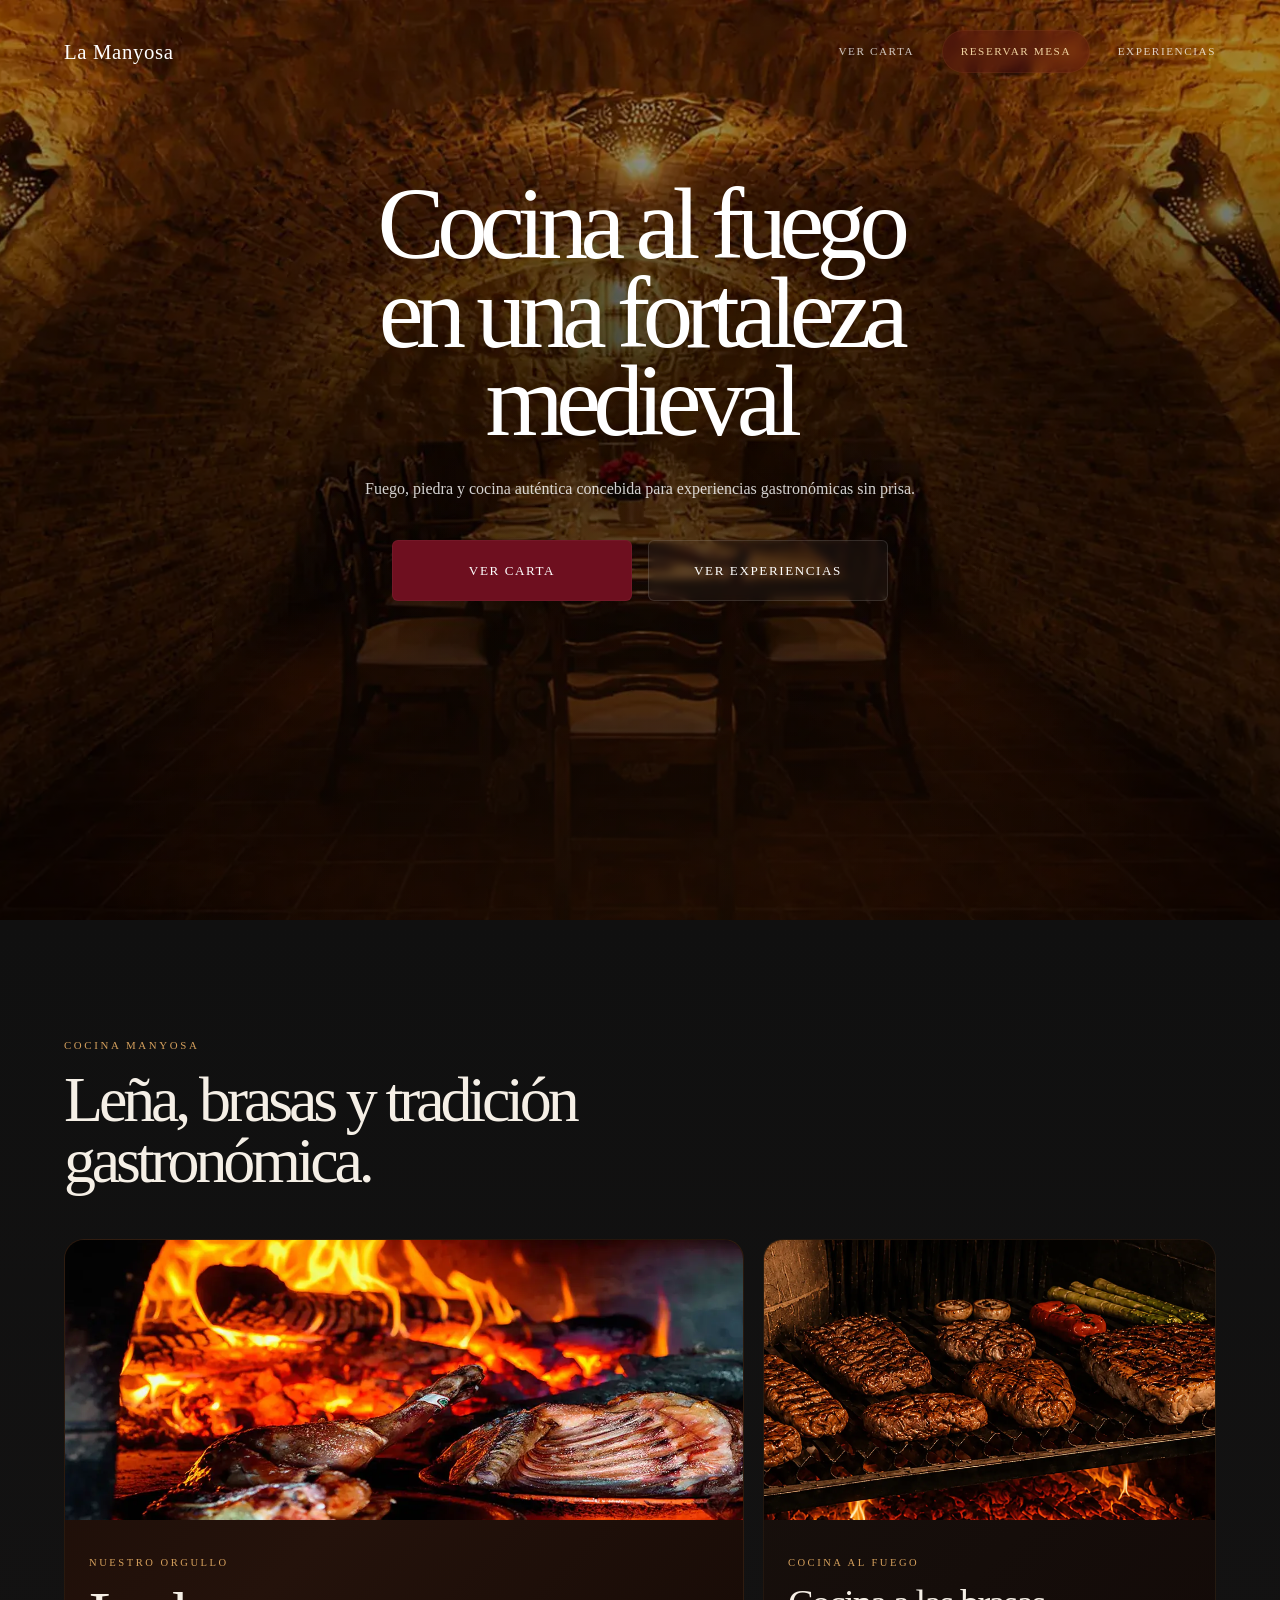
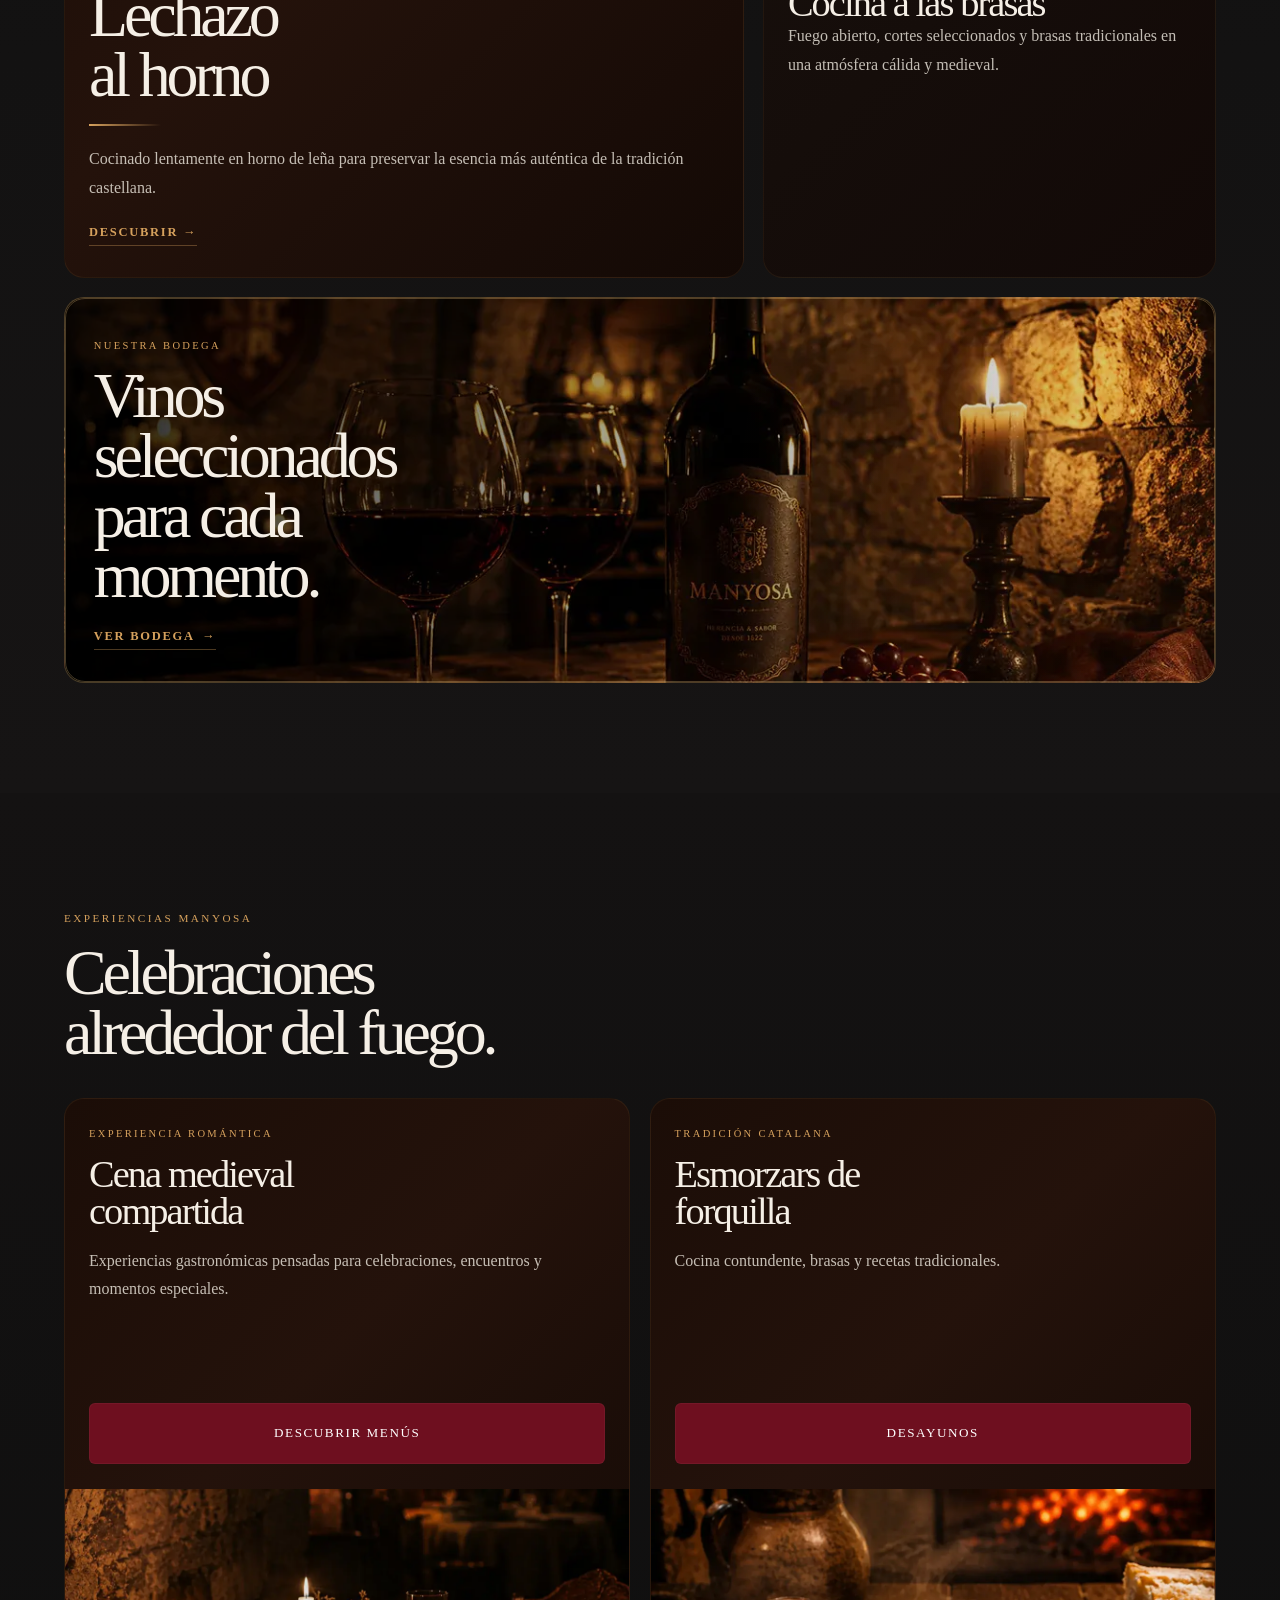
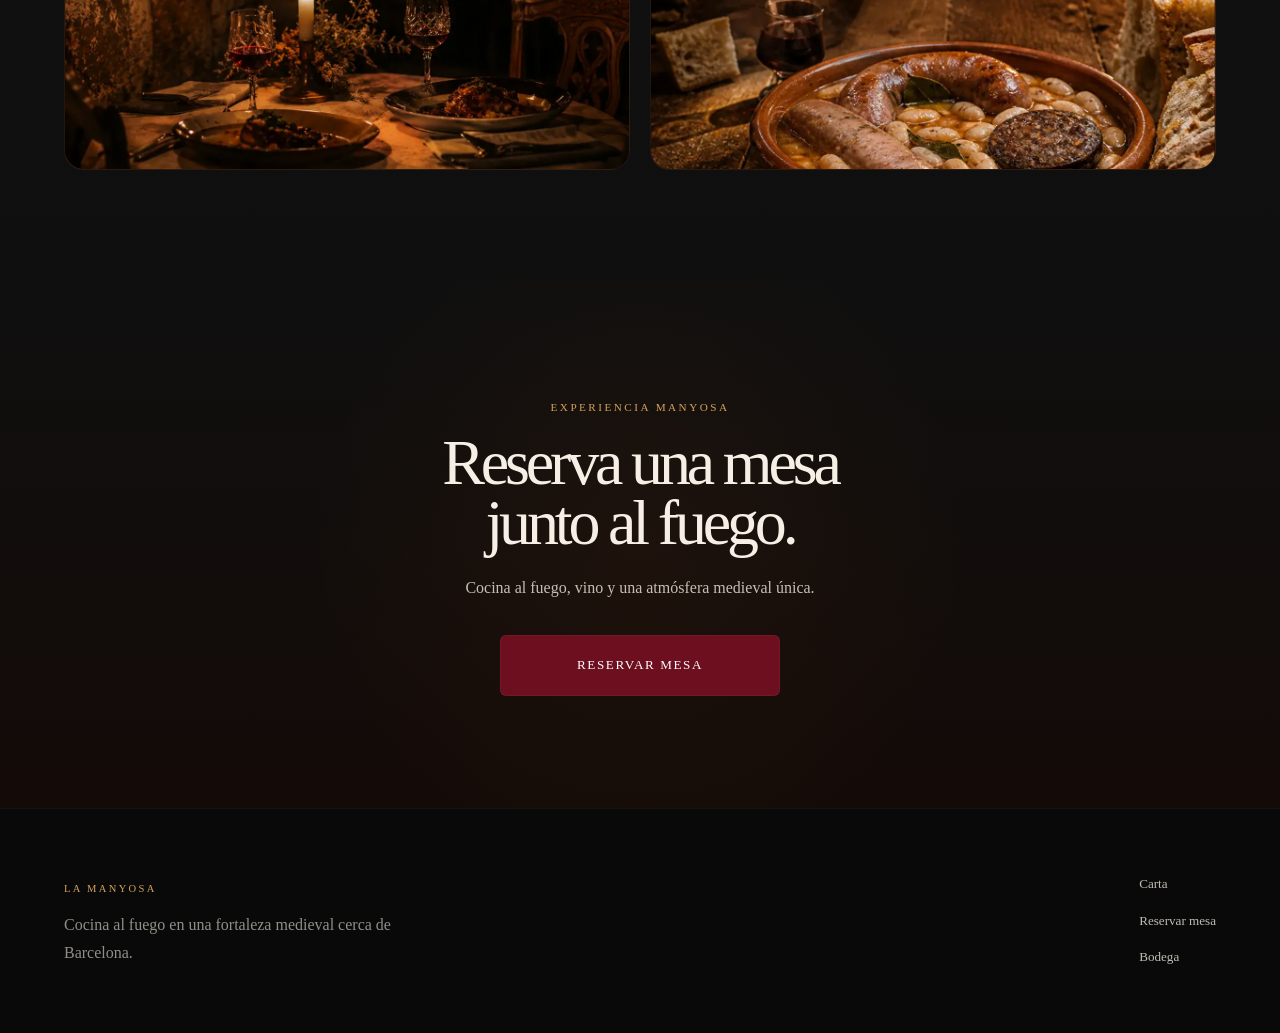
<file: index.html>
<!DOCTYPE html>
<html lang="es">

<head>

    <meta charset="UTF-8">

    <meta
        name="viewport"
        content="width=device-width, initial-scale=1.0">

    <title>
        La Manyosa — Cocina al fuego en una fortaleza medieval
    </title>

    <link
        rel="icon"
        type="image/png"
        href="assets/img/FABICON.png">


    <meta
        name="description"
        content="Cocina al fuego, horno de leña y experiencias gastronómicas en una auténtica fortaleza medieval cerca de Barcelona.">

    <link
        rel="stylesheet"
        href="css/style.css?v=12">

</head>

<body>

    <!-- ======================================================
    NAVBAR
    ====================================================== -->

    <nav class="navbar">

        <div class="container nav-inner">

            <a
                href="https://www.lamanyosa.com/es"
                class="logo">

                La Manyosa

            </a>

            <div class="nav-links">

                <a href="pages/CARTA/carta.html">
                    VER CARTA
                </a>

                <a
                    href="https://www.octotable.com/book/restaurant/1001208/welcome"
                    target="_blank"
                    rel="noopener noreferrer"
                    class="reserva-link">

                    RESERVAR MESA

                </a>

                <a href="#experiencias">
                    EXPERIENCIAS
                </a>

            </div>

        </div>

    </nav>

    <!-- ======================================================
    HERO
    ====================================================== -->

    <header class="hero">

        <div class="hero-overlay"></div>

        <div class="hero-glow"></div>

        <div class="hero-content">

            <h1>
                Cocina al fuego<br>
                en una fortaleza<br>
                medieval
            </h1>

            <p>
                Fuego, piedra y cocina auténtica concebida
                para experiencias gastronómicas sin prisa.
            </p>

            <div class="buttons">

                <a
                    href="pages/CARTA/carta.html"
                    class="btn btn-primary">

                    VER CARTA

                </a>

                <a
                    href="#experiencias"
                    class="btn btn-secondary">

                    VER EXPERIENCIAS

                </a>

            </div>

        </div>

    </header>

    <!-- ======================================================
    EXPERIENCIA GASTRONÓMICA
    ====================================================== -->

    <section class="gastronomia-section">

        <div class="container">

            <div class="section-intro">

                <span class="section-label">
                    COCINA MANYOSA
                </span>

                <h2>
                    Leña, brasas y tradición gastronómica.
                </h2>

            </div>

            <div class="gastronomia-grid">

                <!-- ======================================================
                LECHAZO
                ====================================================== -->

                <article class="card card-featured">

                    <a href="pages/lechazo.html">

                        <img
                            src="assets/img/lechazo-horno-lena.webp"
                            alt="Lechazo al horno de leña">

                    </a>

                    <div class="card-content">

                        <span class="card-label">
                            NUESTRO ORGULLO
                        </span>

                        <h2>

                            <a href="pages/lechazo.html">

                                Lechazo<br>
                                al horno

                            </a>

                        </h2>

                        <div class="card-divider"></div>

                        <p>

                            Cocinado lentamente en horno de leña
                            para preservar la esencia más auténtica
                            de la tradición castellana.

                        </p>

                        <a
                            href="pages/lechazo.html"
                            class="card-link">

                            DESCUBRIR →

                        </a>

                    </div>

                </article>

                <!-- ======================================================
                BRASAS
                ====================================================== -->

                <article class="card brasas-card">

                    <img
                        src="assets/img/parrilla-brasa-medieval-mobile.webp"
                        alt="Cocina a las brasas">

                    <div class="card-content">

                        <span class="card-label-dark">
                            COCINA AL FUEGO
                        </span>

                        <h3>
                            Cocina a las brasas
                        </h3>

                        <p>

                            Fuego abierto, cortes seleccionados
                            y brasas tradicionales en una atmósfera cálida
                            y medieval.

                        </p>

                    </div>

                </article>

            </div>

            <!-- ======================================================
            BODEGA PREMIUM
            ====================================================== -->

            <a
                href="pages/bodega.html"
                class="bodega-banner-index">

                <div class="bodega-overlay"></div>

                <div class="bodega-content">

                    <span class="bodega-label">
                        NUESTRA BODEGA
                    </span>

                    <h2>
                        Vinos seleccionados<br>
                        para cada momento.
                    </h2>

                    <div class="bodega-link">

                        VER BODEGA

                        <span>
                            →
                        </span>

                    </div>

                </div>

            </a>

        </div>

    </section>

    <!-- ======================================================
    EXPERIENCIAS MANYOSA
    ====================================================== -->

    <section
        id="experiencias"
        class="experiencias-manyosa">

        <div class="container">

            <div class="experiencias-header">

                <span>
                    EXPERIENCIAS MANYOSA
                </span>

                <h2>
                    Celebraciones<br>
                    alrededor del fuego.
                </h2>

            </div>

            <div class="experience-grid">

                <!-- ======================================================
                EXPERIENCIA ROMÁNTICA
                ====================================================== -->

                <article class="experience-card dark-card romantic-card">

                    <div class="experience-text">

                        <span class="experience-label">
                            EXPERIENCIA ROMÁNTICA
                        </span>

                        <h3>
                            Cena medieval<br>
                            compartida
                        </h3>

                        <p>

                            Experiencias gastronómicas pensadas para celebraciones, encuentros y momentos especiales.

                        </p>

                        <a href="pages/menu_especial.html" class="btn btn-primary">
    DESCUBRIR MENÚS
</a>

                    </div>

                    <img
                        src="assets/img/cena-romantica-medieval.webp"
                        alt="Experiencia gastronómica medieval">

                </article>

                <!-- ======================================================
                ESMORZARS
                ====================================================== -->

                <article class="experience-card dark-card esmorzars-card">

                    <div class="experience-text">

                        <span class="experience-label">
                            TRADICIÓN CATALANA
                        </span>

                        <h3>
                            Esmorzars de<br>
                            forquilla
                        </h3>

                        <p>

                            Cocina contundente, brasas
                            y recetas tradicionales.

                        </p>

                        <a
                            href="pages/esmorzars.html"
                            class="btn btn-primary">

                            DESAYUNOS

                        </a>

                    </div>

                    <img
                        src="assets/img/esmorzars-forquilla-medieval.webp"
                        alt="Esmorzars de forquilla">

                </article>

            </div>

        </div>

    </section>

    <!-- ======================================================
    RESERVA FINAL
    ====================================================== -->

    <section class="reserva-final">

        <div class="reserva-overlay"></div>

        <div class="container reserva-inner">

            <span class="reserva-label">
                EXPERIENCIA MANYOSA
            </span>

            <h2>
                Reserva una mesa<br>
                junto al fuego.
            </h2>

            <p>

                Cocina al fuego, vino y una atmósfera medieval
                única.

            </p>

            <a
                href="https://www.octotable.com/book/restaurant/1001208/welcome"
                target="_blank"
                rel="noopener noreferrer"
                class="btn btn-primary">

                RESERVAR MESA

            </a>

        </div>

    </section>

    <!-- ======================================================
    FOOTER
    ====================================================== -->

    <footer class="footer">

        <div class="container footer-inner">

            <div class="footer-brand">

                <span class="footer-label">
                    LA MANYOSA
                </span>

                <p>
                    Cocina al fuego en una fortaleza medieval
                    cerca de Barcelona.
                </p>

            </div>

            <div class="footer-links">

                <a href="pages/CARTA/carta.html">
                    Carta
                </a>

                <a
                    href="https://www.octotable.com/book/restaurant/1001208/welcome"
                    target="_blank"
                    rel="noopener noreferrer">

                    Reservar mesa

                </a>

                <a href="pages/bodega.html">
                    Bodega
                </a>

            </div>

        </div>

    </footer>

</body>

</html>
</file>
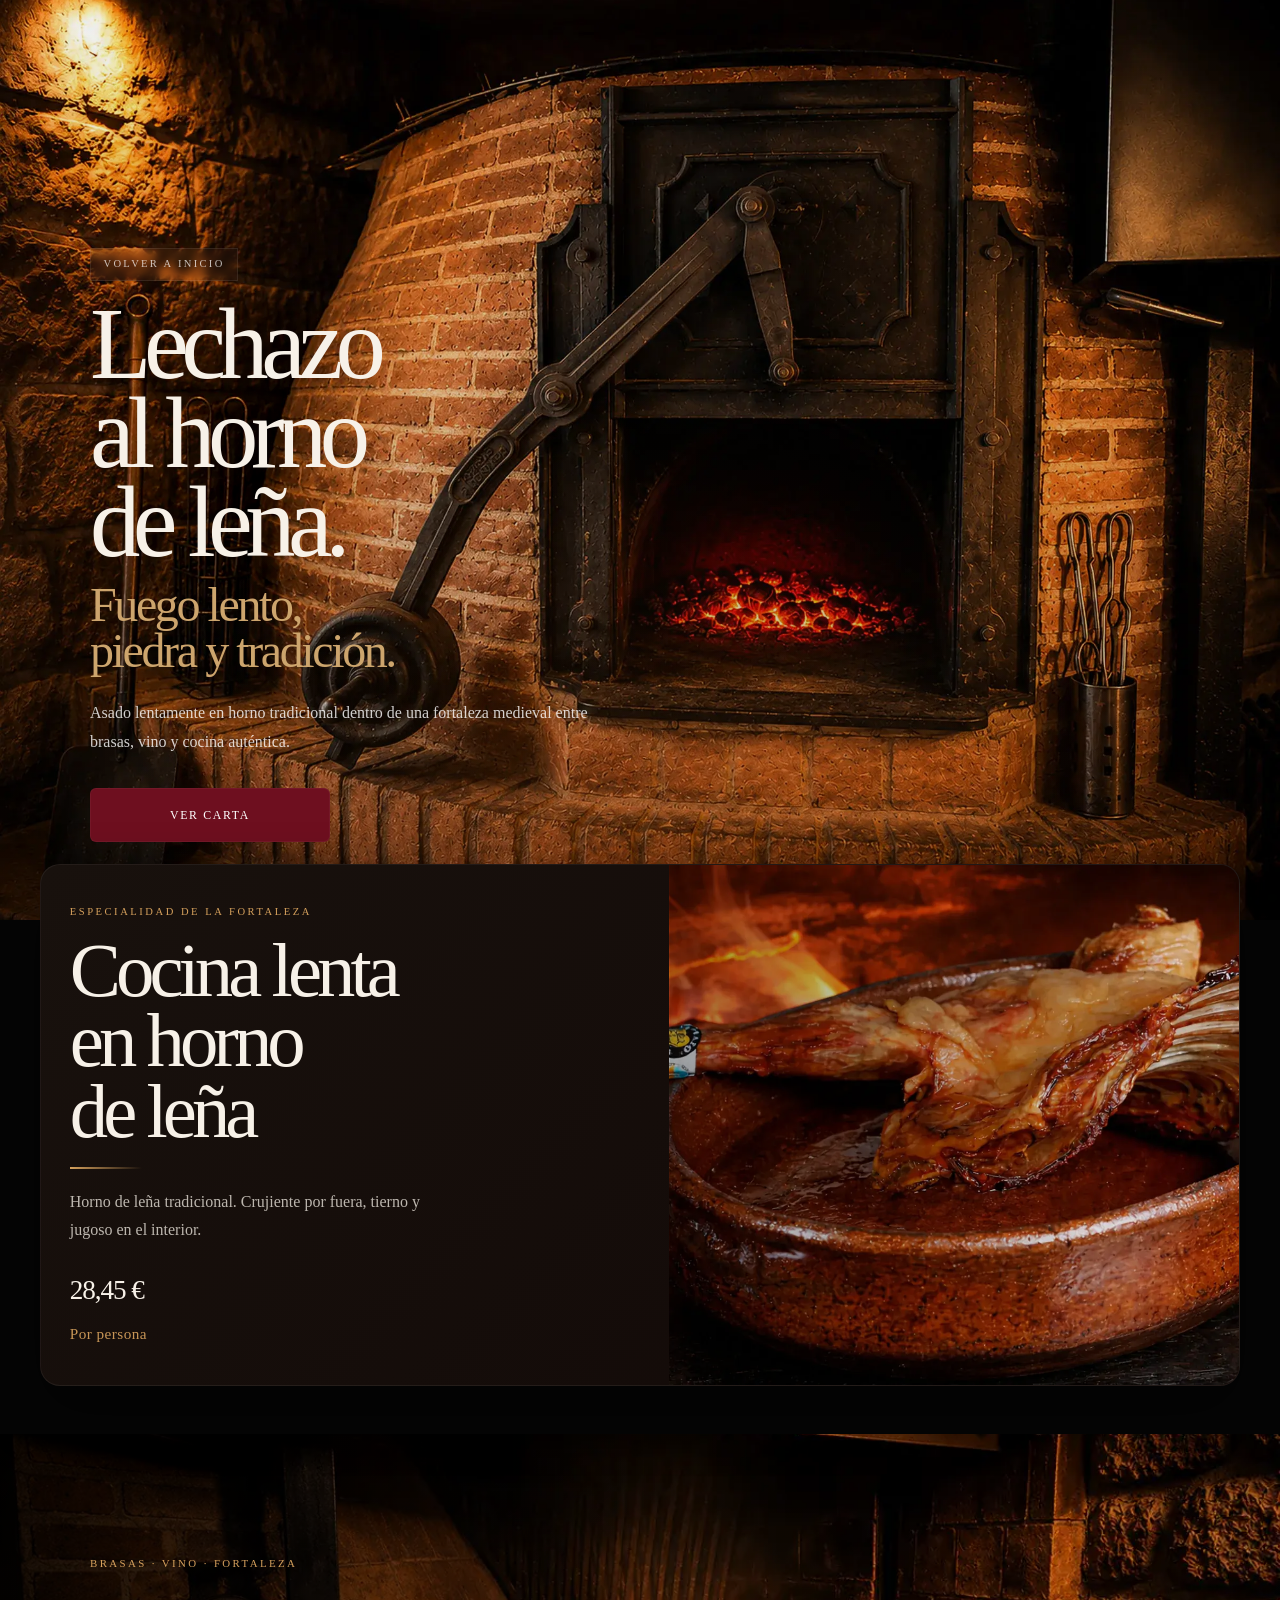
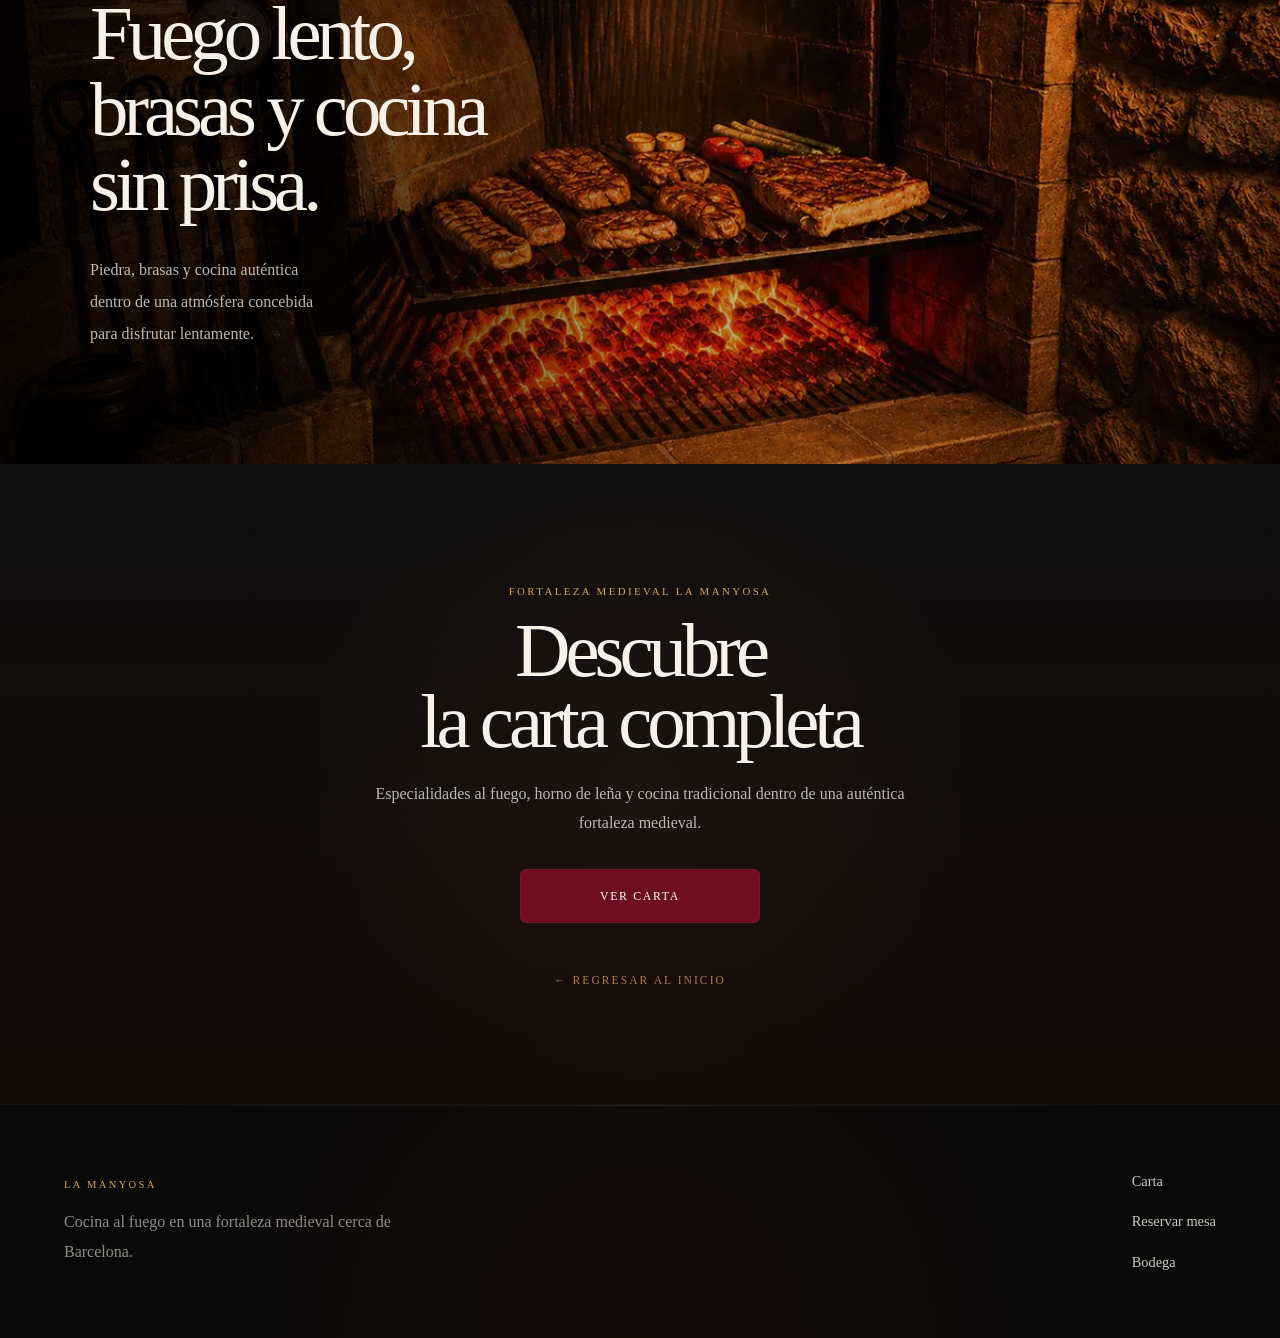
<file: pages/lechazo.html>
<!DOCTYPE html>
<html lang="es">

<head>

    <meta charset="UTF-8">

    <meta
        name="viewport"
        content="width=device-width, initial-scale=1.0">

    <title>
        Lechazo al horno de leña — La Manyosa
    </title>

    <meta
        name="description"
        content="Lechazo al horno de leña dentro de una fortaleza medieval. Cocina lenta, brasas y experiencia gastronómica premium en La Manyosa.">

    <link
        rel="stylesheet"
        href="../css/variables.css">

    <link
        rel="stylesheet"
        href="../css/lechazo.css?v=5">

</head>

<body>

    <main class="lechazo-page">

        <!-- ======================================================
        HERO
        ====================================================== -->

        <section class="hero">

            <div class="hero-content">

                <a
                    href="../index.html"
                    class="hero-subtitle">

                    VOLVER A INICIO

                </a>

                <h1>
                    Lechazo<br>
                    al horno<br>
                    de leña.
                </h1>

                <div class="hero-highlight">

                    Fuego lento,<br>
                    piedra y tradición.

                </div>

                <p>

                    <span class="hero-text-desktop">
                        Asado lentamente en horno tradicional
                        dentro de una fortaleza medieval entre
                        brasas, vino y cocina auténtica.
                    </span>

                    <span class="hero-text-mobile">
                        Asado lentamente en horno tradicional.
                    </span>

                </p>

                <div class="buttons">

                    <a
                        href="../pages/CARTA/carta.html"
                        class="btn-primary">

                        VER CARTA

                    </a>

                </div>

            </div>

        </section>

        <!-- ======================================================
        LECHAZO MONUMENTO
        ====================================================== -->

        <section class="lechazo-monumento">

            <div class="lechazo-content">

                <div class="lechazo-text">

                    <span class="lechazo-label">
                        ESPECIALIDAD DE LA FORTALEZA
                    </span>

                    <h2>
                        Cocina lenta<br>
                        en horno<br>
                        de leña
                    </h2>

                    <div class="lechazo-divider"></div>

                    <p class="lechazo-description">

                        Horno de leña tradicional.
                        Crujiente por fuera, tierno y jugoso en el interior.

                    </p>

                    <div class="lechazo-price">

                        28,45 €
                        <span>
                            Por persona
                        </span>

                    </div>

                </div>

                <div class="lechazo-visual">

                    <div class="lechazo-image"></div>

                </div>

            </div>

        </section>

        <!-- ======================================================
        FIRE SECTION
        ====================================================== -->

        <section class="fire-section">

            <div class="fire-overlay"></div>

            <div class="fire-content">

                <span class="section-tag">
                    BRASAS · VINO · FORTALEZA
                </span>

                <h2>
                    Fuego lento,<br>
                    brasas y cocina<br>
                    sin prisa.
                </h2>

                <p>

                    Piedra, brasas y cocina auténtica<br>
                    dentro de una atmósfera concebida<br>
                    para disfrutar lentamente.

                </p>

            </div>

        </section>

        <!-- ======================================================
        FINAL CTA
        ====================================================== -->

        <section class="final-cta">

            <div class="final-cta-content">

                <span class="eyebrow">
                    FORTALEZA MEDIEVAL LA MANYOSA
                </span>

                <h2>
                    Descubre<br>
                    la carta completa
                </h2>

                <p>

                    Especialidades al fuego, horno de leña y cocina
                    tradicional dentro de una auténtica fortaleza medieval.

                </p>

                <div class="buttons final-buttons">

                    <a
                        href="../pages/CARTA/carta.html"
                        class="btn-primary">

                        VER CARTA

                    </a>

                </div>

                <div class="final-back">

                    <a
                        href="../index.html"
                        class="back-link">

                        ← REGRESAR AL INICIO

                    </a>

                </div>

            </div>

        </section>

        <!-- ======================================================
        FOOTER
        ====================================================== -->

        <footer class="footer">

            <div class="footer-inner">

                <div class="footer-brand">

                    <span class="footer-label">
                        LA MANYOSA
                    </span>

                    <p>
                        Cocina al fuego en una fortaleza medieval
                        cerca de Barcelona.
                    </p>

                </div>

                <div class="footer-links">

                    <a href="../pages/CARTA/carta.html">
                        Carta
                    </a>

                    <a
                        href="https://www.octotable.com/book/restaurant/1001208/welcome"
                        target="_blank"
                        rel="noopener noreferrer">

                        Reservar mesa

                    </a>

                    <a href="../pages/bodega.html">
                        Bodega
                    </a>

                </div>

            </div>

        </footer>

    </main>

</body>

</html>
</file>
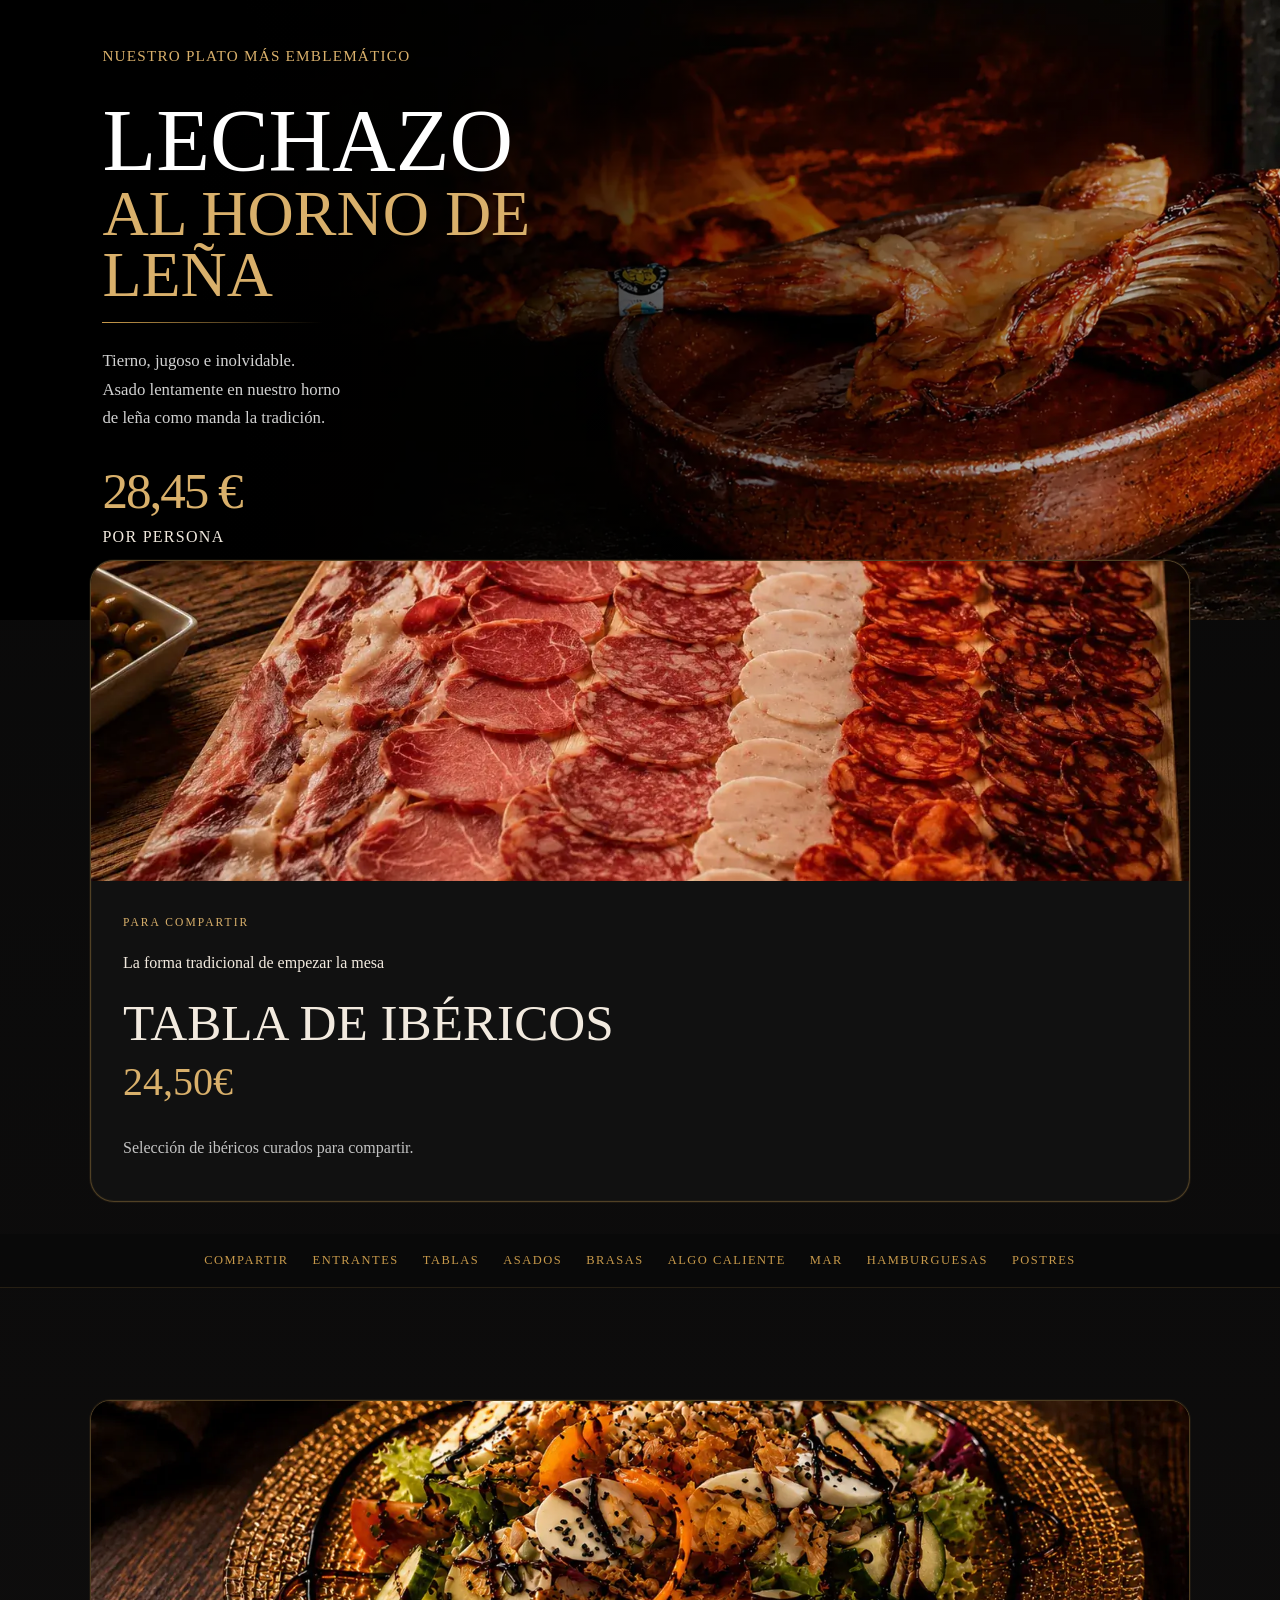
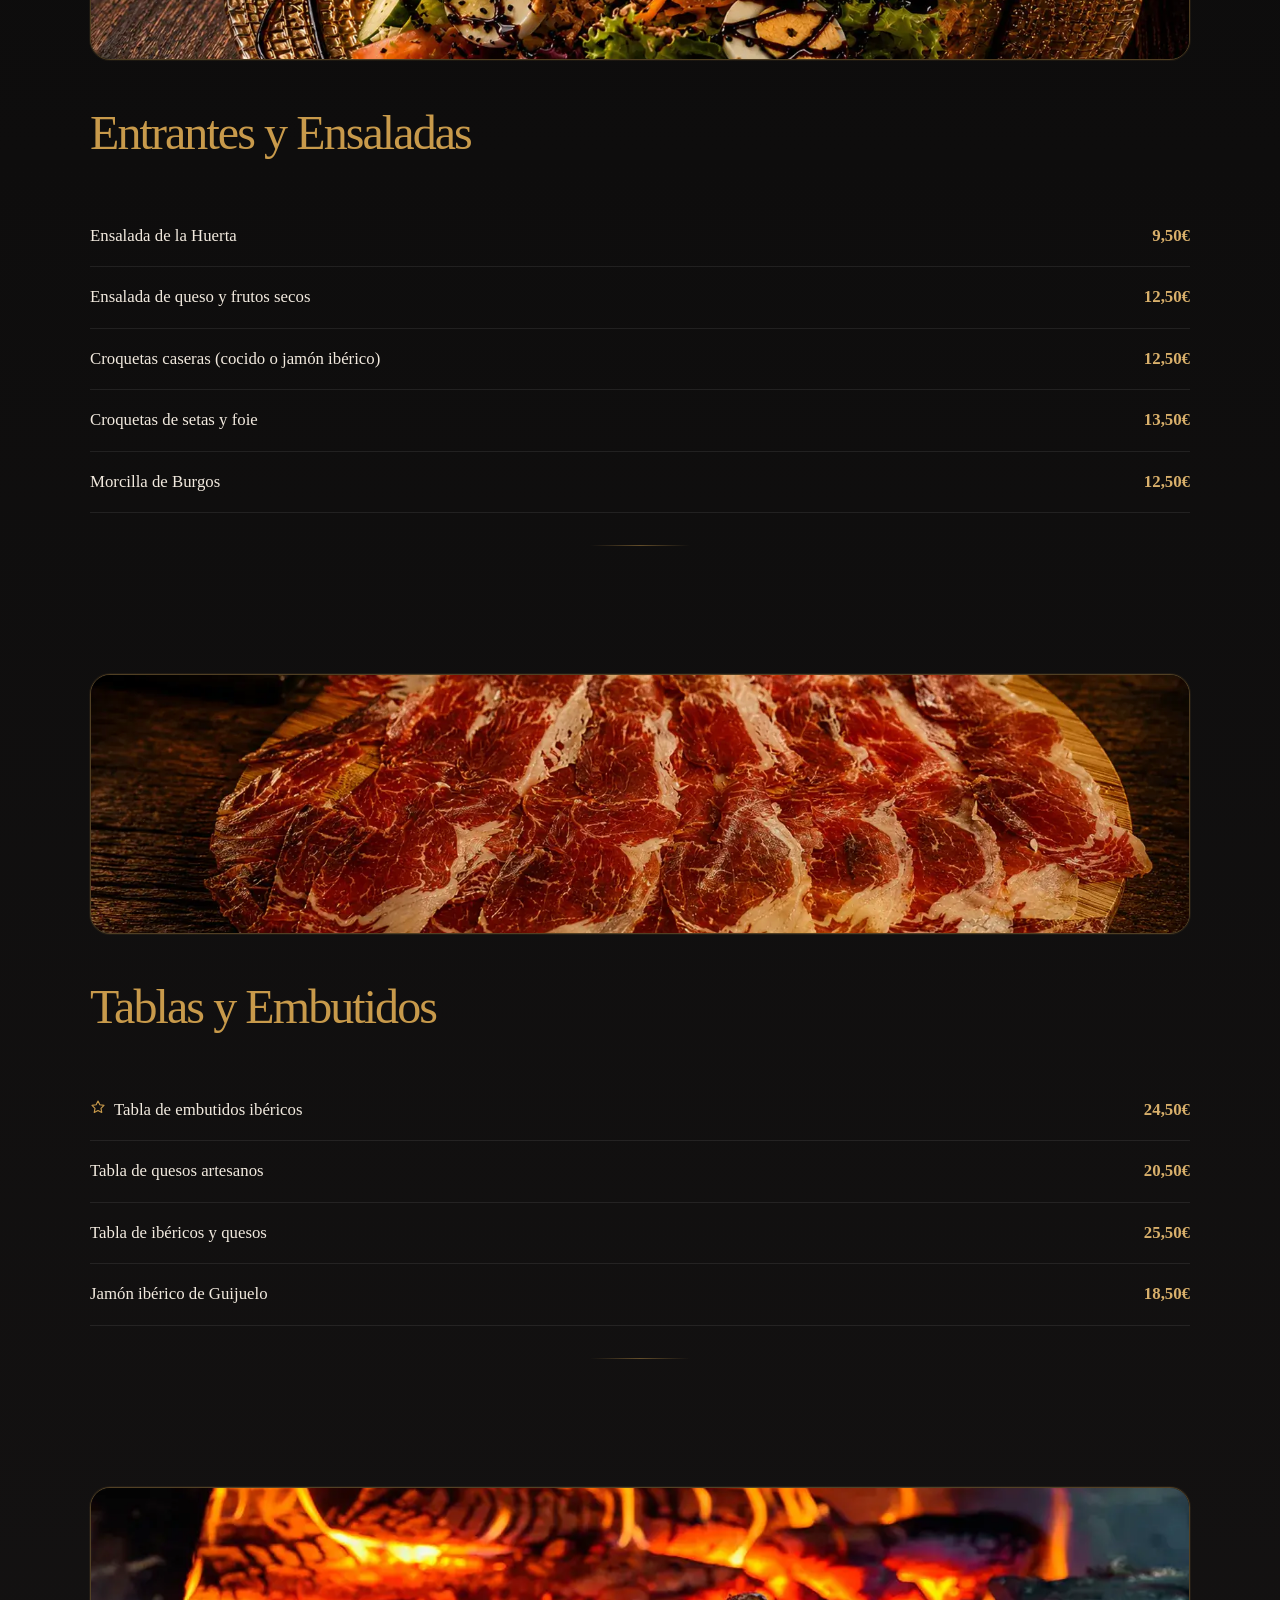
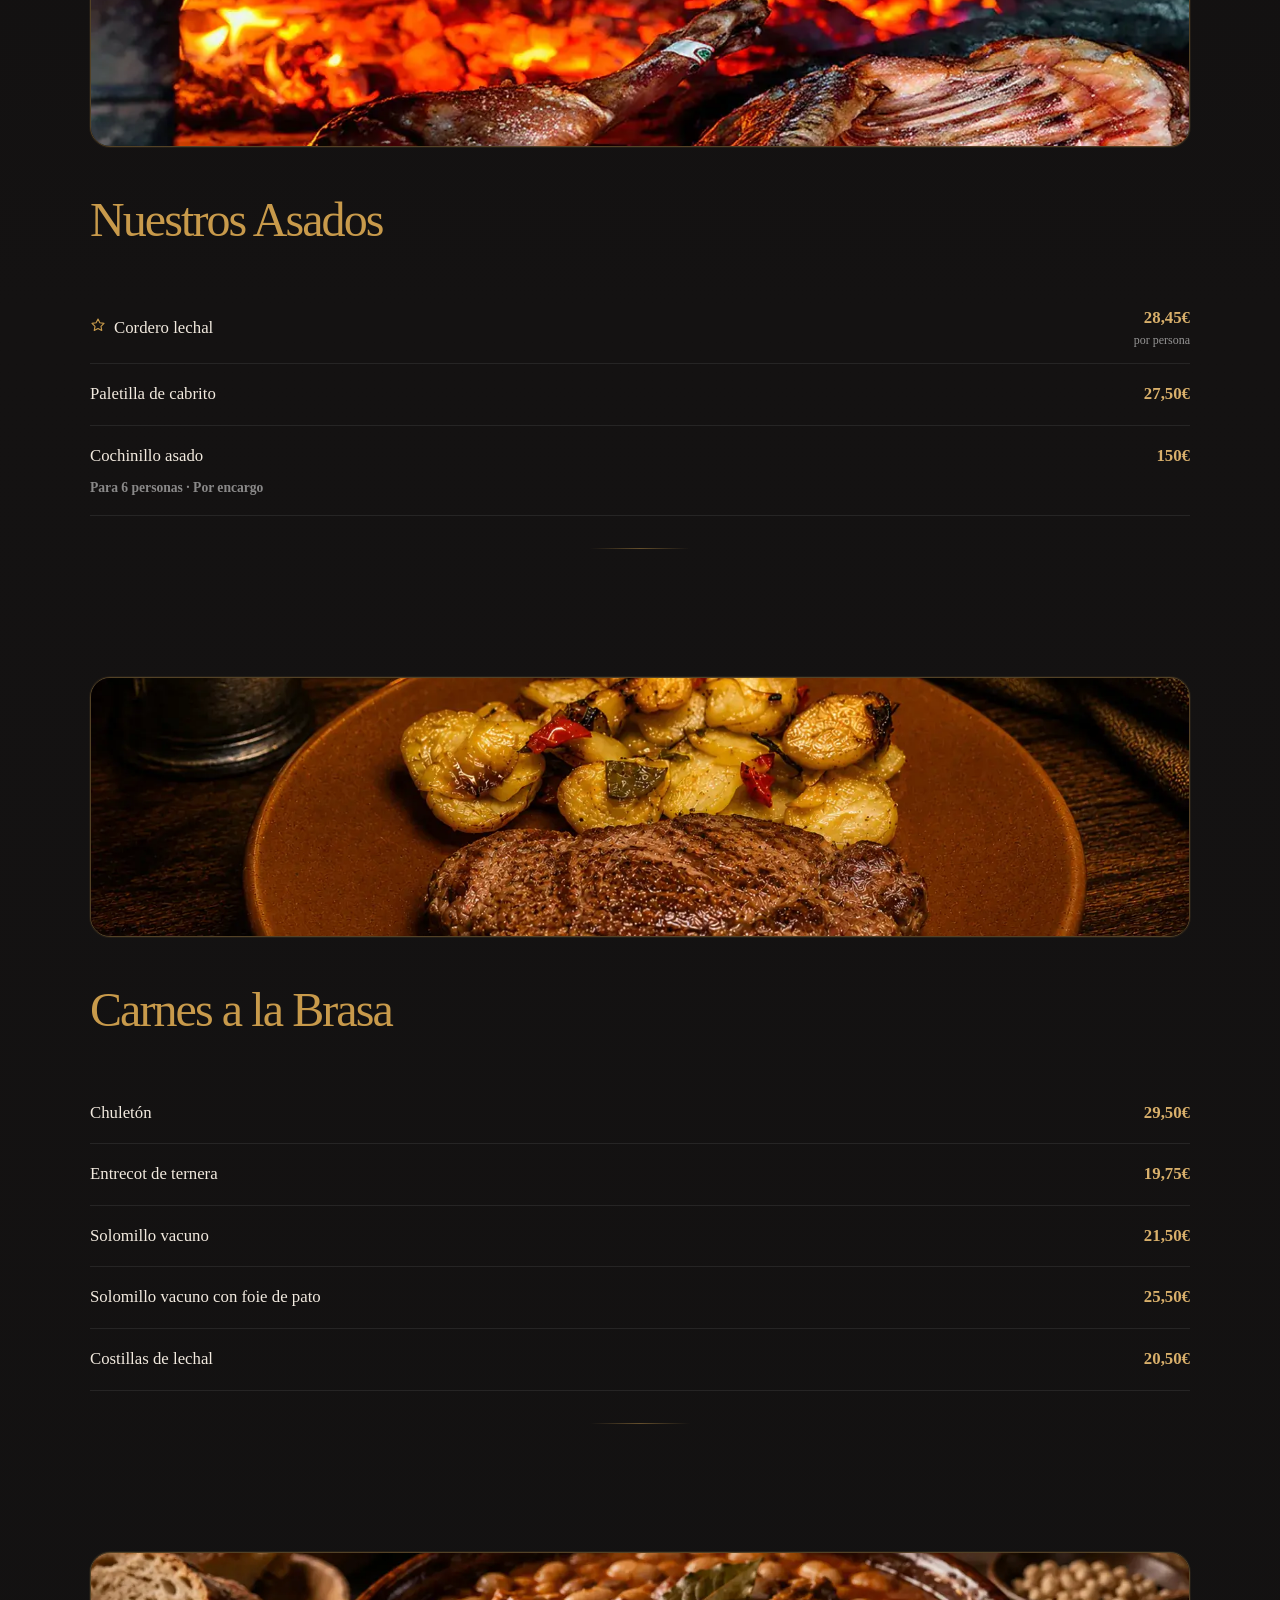
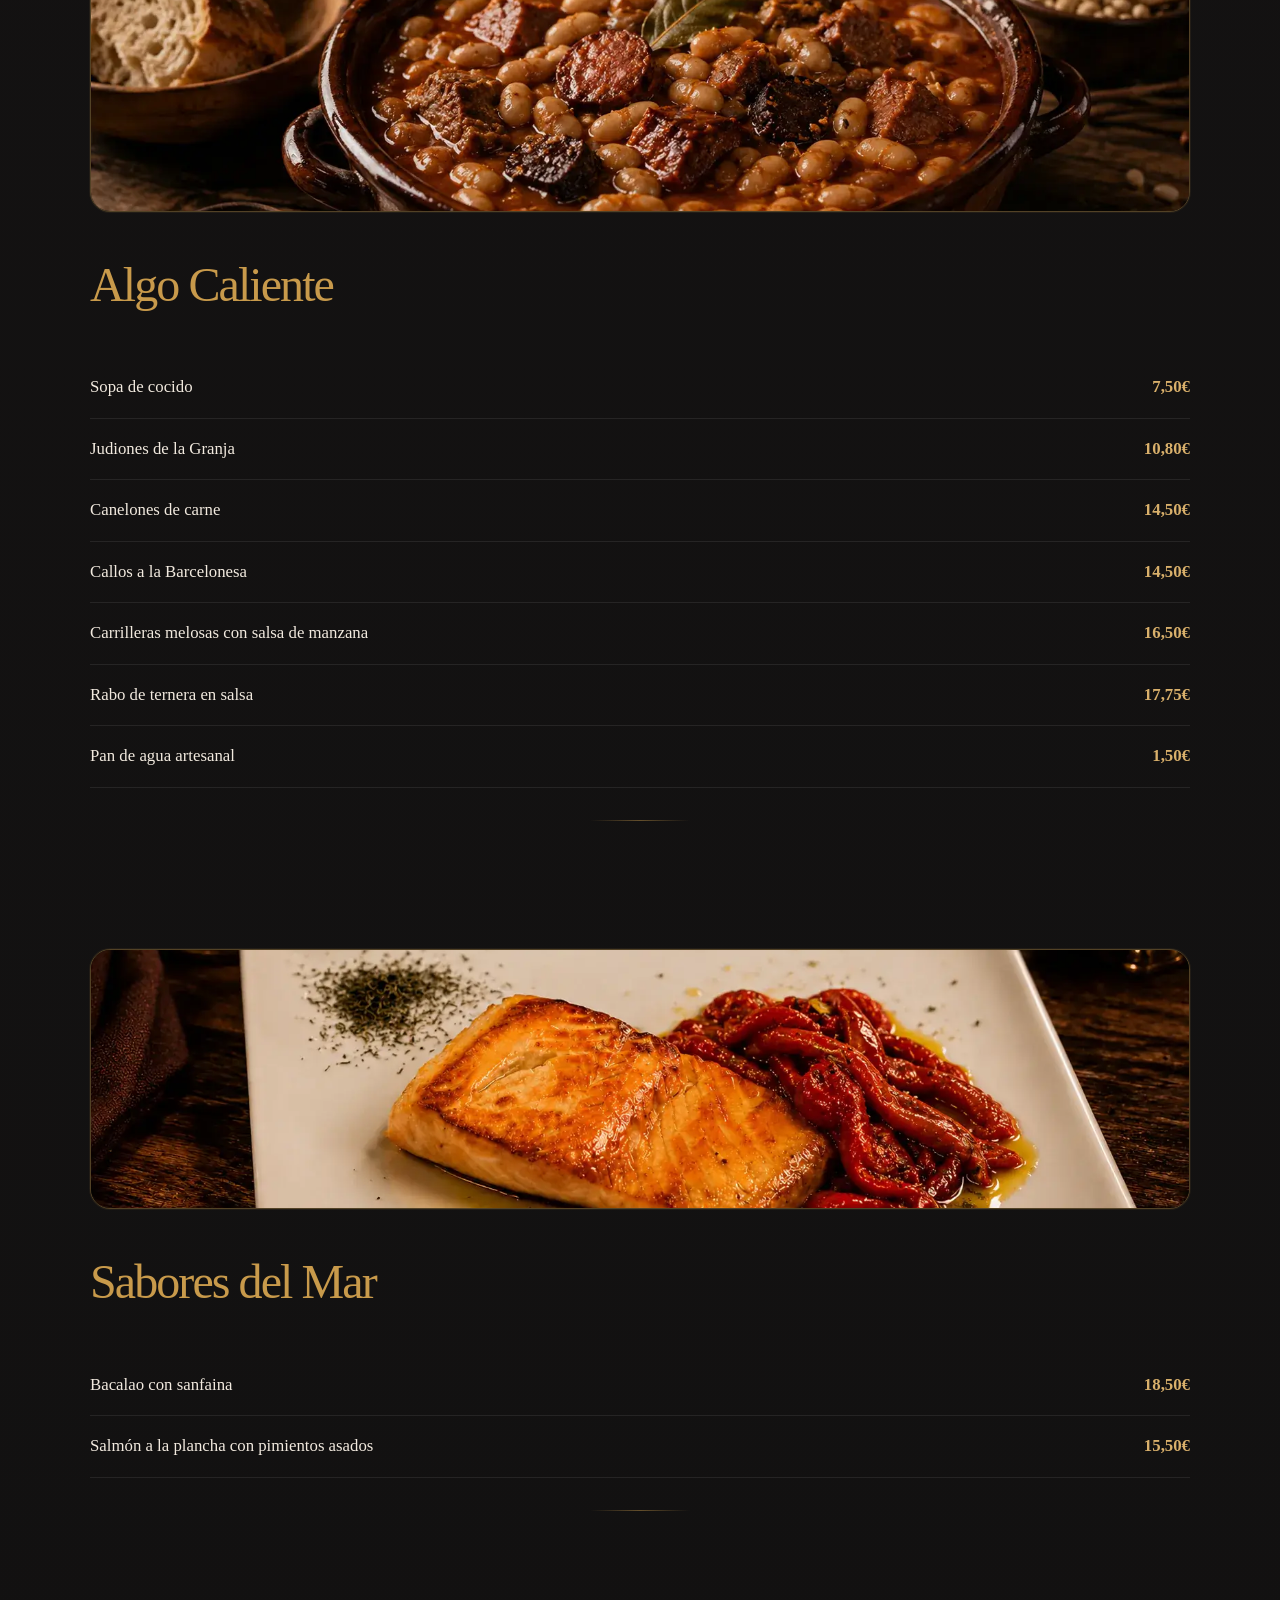
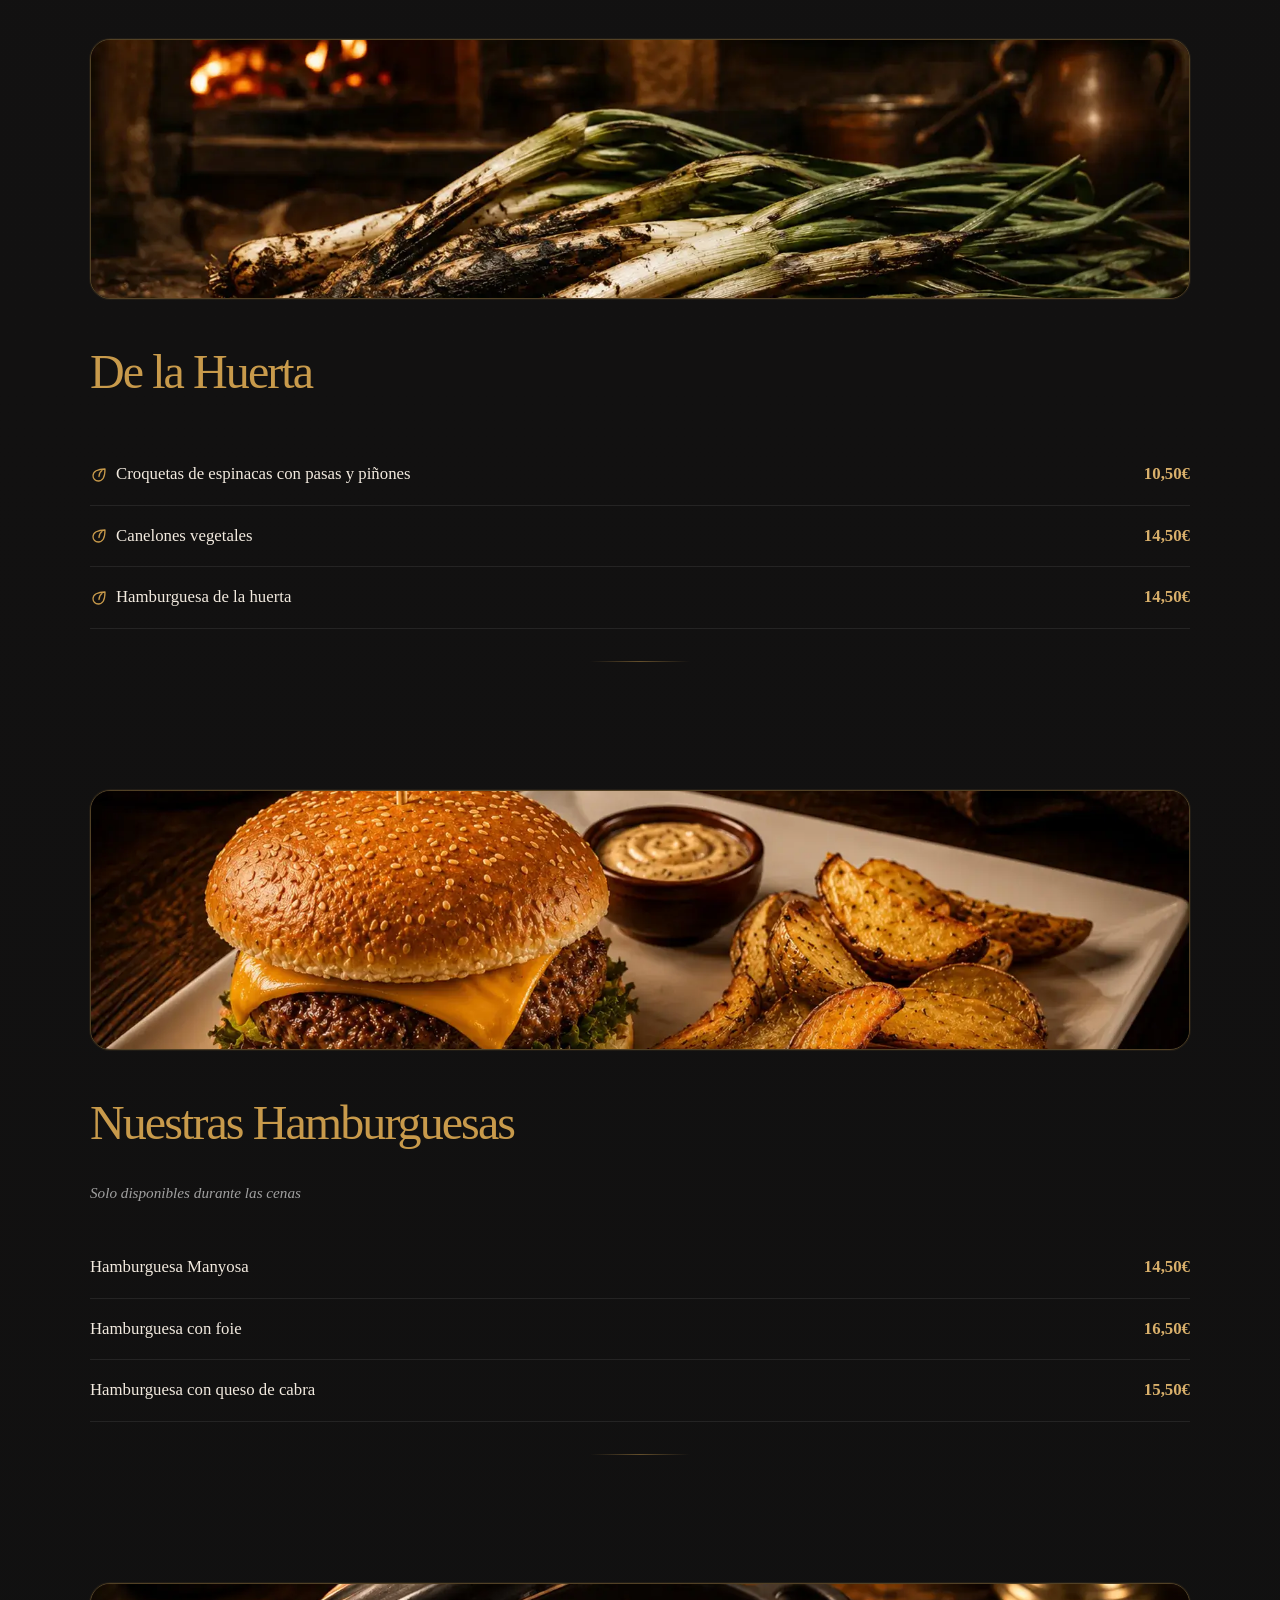
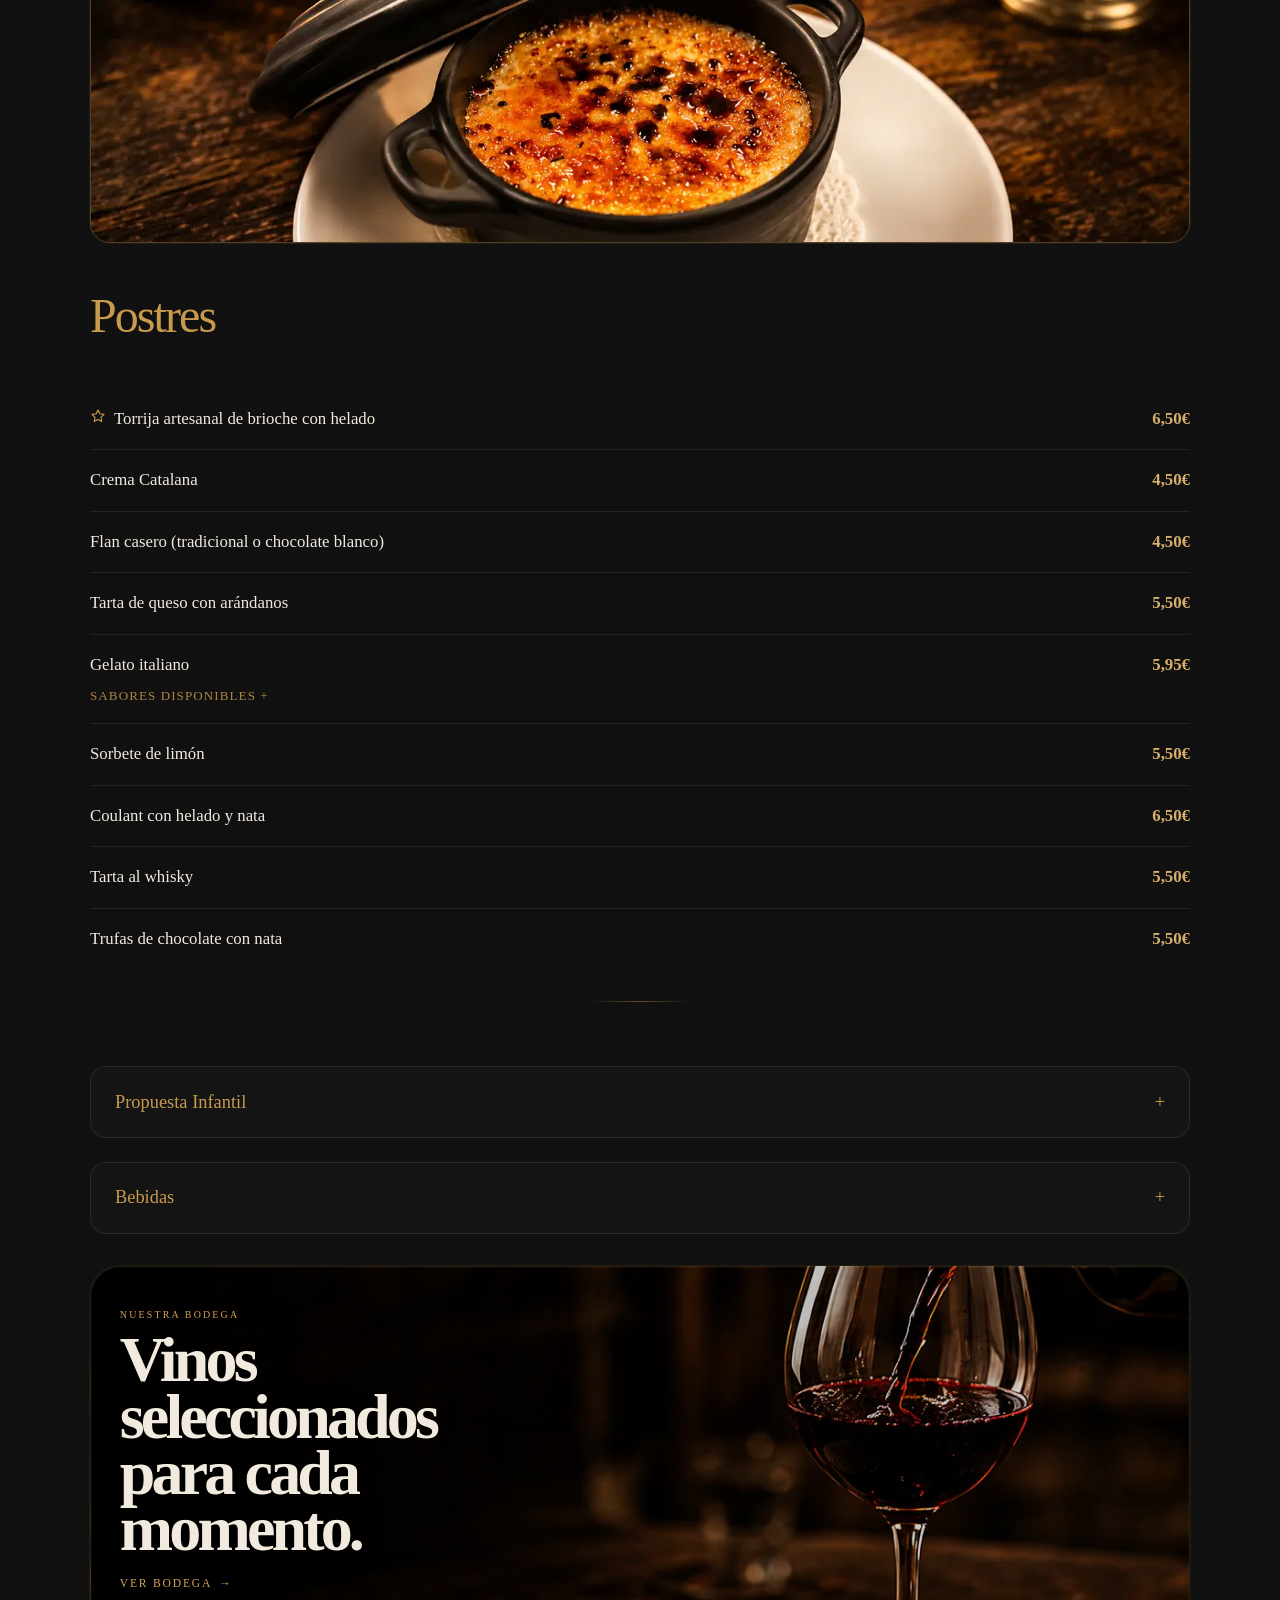
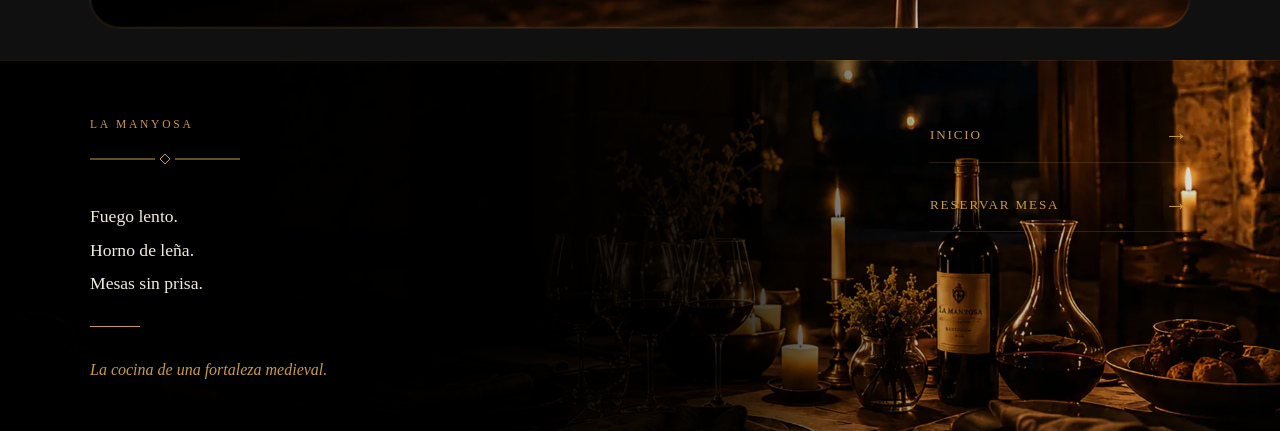
<file: pages/CARTA/cocina.html>
<!DOCTYPE html>
<html lang="es">

<head>

    <meta charset="UTF-8">

    <meta
        name="viewport"
        content="width=device-width, initial-scale=1.0">

    <title>
        Algo Caliente | La Manyosa
    </title>

    <link
        rel="stylesheet"
        href="../../css/CARTA/cocina.css">

</head>

<body>

    <header class="hero">

        <div class="hero-content">

            <div class="hero-kicker">NUESTRO PLATO MÁS EMBLEMÁTICO</div>

            <h1>
                LECHAZO
            </h1>

            <div class="hero-subtitle">
                AL HORNO DE LEÑA
            </div>

            <div class="hero-divider">
                <span></span>
            </div>

            <p>
                Tierno, jugoso e inolvidable.<br>
                Asado lentamente en nuestro horno<br>
                de leña como manda la tradición.
            </p>

            <div class="hero-price">
                28,45 €
                <span>por persona</span>
            </div>

        </div>

    </header>

    <section id="compartir" class="compartir-hero">

        <img
            src="../../assets/img/CARTA/tabla-ibericos.webp"
            alt="Tabla de ibéricos">

        <div class="compartir-content">

            
<span class="compartir-kicker">PARA COMPARTIR</span>

<div class="compartir-editorial-subtitle">
La forma tradicional de empezar la mesa
</div>

<h2>TABLA DE IBÉRICOS</h2>

<div class="compartir-editorial-price">
24,50€
</div>

<p class="compartir-editorial-text">
Selección de ibéricos curados para compartir.
</p>

        </div>

    </section>


    

    <section class="especial-fin-semana ocultar-especial">

        <img src="../../assets/img/COCINA/torrija-helado-manyosa.png"
             alt="Torrija artesanal de pan brioche con helado">

        <div class="especial-content">

            <span class="especial-kicker">ESPECIAL DEL FIN DE SEMANA</span>

            <h2>Torrija artesanal de pan brioche,<br>acompañada de helado cremoso</h2>

            <p>Solo este fin de semana</p>

            <div class="especial-price">6,50€</div>

        </div>

    </section>


    <nav class="sticky-menu">

        <a href="#compartir">Compartir</a>
        <a href="#entrantes">Entrantes</a>
        <a href="#tablas">Tablas</a>
        <a href="#asados">Asados</a>
        <a href="#brasas">Brasas</a>
        <a href="#tradicional">Algo Caliente</a>
        <a href="#mar">Mar</a>
        <a href="#hamburguesas">Hamburguesas</a>
        <a href="#postres">Postres</a>

    </nav>

    <main id="carta">

        
<section id="entrantes" class="section">
    <img class="category-image" src="../../assets/img/COCINA/ensalada-casa-manyosa.webp" alt="Entrantes y ensaladas">

    <h2>Entrantes y Ensaladas</h2>

    <ul>
        <li>Ensalada de la Huerta<span>9,50€</span></li>
        <li>Ensalada de queso y frutos secos<span>12,50€</span></li>
        <li>Croquetas caseras (cocido o jamón ibérico)<span>12,50€</span></li>
        <li>Croquetas de setas y foie<span>13,50€</span></li>
        <li>Morcilla de Burgos<span>12,50€</span></li>
    </ul>
</section>


        
<section id="tablas" class="section">

    <img class="category-image"
         src="../../assets/img/COCINA/jamon-iberico-cortado-mano.webp"
         alt="Tablas y embutidos">

    <h2>Tablas y Embutidos</h2>

    <ul>

        <li>
            <span class="featured-dish">
                <span class="featured-icon">
                    <svg viewBox="0 0 24 24">
                        <path d="M12 3l2.8 5.7 6.2.9-4.5 4.4 1.1 6.2L12 17.2 6.4 20.2l1.1-6.2L3 9.6l6.2-.9L12 3z"/>
                    </svg>
                </span>
                Tabla de embutidos ibéricos
            </span>
            <span>24,50€</span>
        </li>

        <li>Tabla de quesos artesanos<span>20,50€</span></li>
        <li>Tabla de ibéricos y quesos<span>25,50€</span></li>
        <li>Jamón ibérico de Guijuelo<span>18,50€</span></li>

    </ul>

</section>


        

<section id="asados" class="section">
    <img class="category-image" src="../../assets/img/lechazo-horno-lena.webp" alt="Nuestros asados">

    <h2>
        Nuestros Asados
    </h2>

    <ul>

        <li>
            <span class="featured-dish">
                <span class="featured-icon">
                    <svg viewBox="0 0 24 24">
                        <path d="M12 3l2.8 5.7 6.2.9-4.5 4.4 1.1 6.2L12 17.2 6.4 20.2l1.1-6.2L3 9.6l6.2-.9L12 3z"/>
                    </svg>
                </span>
                Cordero lechal
            </span>

            <span class="price-with-note">
                28,45€
                <span class="price-note">por persona</span>
            </span>
        </li>

        <li>
            Paletilla de cabrito
            <span>27,50€</span>
        </li>

        <li class="dish-with-note">
            <div>
                Cochinillo asado
                <span class="dish-note">
                    Para 6 personas · Por encargo
                </span>
            </div>

            <span>150€</span>
        </li>

    </ul>

</section>



        <section id="brasas" class="section">
            <img class="category-image" src="../../assets/img/COCINA/solomillo-brasa-patatas-panadera.webp" alt="Carnes a la brasa">

            <h2>
                Carnes a la Brasa
            </h2>

            <ul>

                <li>
                    Chuletón
                    <span>29,50€</span>
                </li>

                <li>
                    Entrecot de ternera
                    <span>19,75€</span>
                </li>

                <li>
                    Solomillo vacuno
                    <span>21,50€</span>
                </li>

                <li>
                    Solomillo vacuno con foie de pato
                    <span>25,50€</span>
                </li>

                <li>
                    Costillas de lechal
                    <span>20,50€</span>
                </li>

            </ul>

        </section>

        <section id="tradicional" class="section">
            <img class="category-image" src="../../assets/img/COCINA/judiones-tradicionales-cocina-castellana.webp" alt="Algo Caliente">

            <h2>
                Algo Caliente
            </h2>

            <ul>

                <li>
                    Sopa de cocido
                    <span>7,50€</span>
                </li>

                <li>
                    Judiones de la Granja
                    <span>10,80€</span>
                </li>

                <li>
                    Canelones de carne
                    <span>14,50€</span>
                </li>

                <li>
                    Callos a la Barcelonesa
                    <span>14,50€</span>
                </li>

                <li>
                    Carrilleras melosas con salsa de manzana
                    <span>16,50€</span>
                </li>

                <li>
                    Rabo de ternera en salsa
                    <span>17,75€</span>
                </li>

                <li>
                    Pan de agua artesanal
                    <span>1,50€</span>
                </li>

            </ul>

        </section>

        
        

        <section id="mar" class="section">
            <img class="category-image"
                 src="../../assets/img/COCINA/salmon-plancha-pimientos-asados.webp"
                 alt="Sabores del Mar">

            <h2>Sabores del Mar</h2>

            <ul>
                <li>Bacalao con sanfaina<span>18,50€</span></li>
                <li>Salmón a la plancha con pimientos asados<span>15,50€</span></li>
            </ul>
        </section>

        <section id="veganos" class="section">

            <img class="category-image"
                 src="../../assets/img/COCINA/calçots-brasa-cocina-tradicional-catalana-manyosa.webp"
                 alt="De la Huerta">

            <h2>De la Huerta</h2>

            <ul>
                <li><span class="dish-name">
<span class="veg-icon">
<svg viewBox="0 0 24 24">
<path d="M11 20A7 7 0 0 1 4 13C4 7 10 4 20 4c0 10-3 16-9 16Z"/>
<path d="M12 14c0-3 1-6 4-8"/>
</svg>
</span>
Croquetas de espinacas con pasas y piñones</span><span>10,50€</span></li>

                <li><span class="dish-name">
<span class="veg-icon">
<svg viewBox="0 0 24 24">
<path d="M11 20A7 7 0 0 1 4 13C4 7 10 4 20 4c0 10-3 16-9 16Z"/>
<path d="M12 14c0-3 1-6 4-8"/>
</svg>
</span>
Canelones vegetales</span><span>14,50€</span></li>

                <li><span class="dish-name">
<span class="veg-icon">
<svg viewBox="0 0 24 24">
<path d="M11 20A7 7 0 0 1 4 13C4 7 10 4 20 4c0 10-3 16-9 16Z"/>
<path d="M12 14c0-3 1-6 4-8"/>
</svg>
</span>
Hamburguesa de la huerta</span><span>14,50€</span></li>
            </ul>


        </section>

        <section id="hamburguesas" class="section">

            <img class="category-image"
                 src="../../assets/img/COCINA/gastro-burguer--la-manyosa.webp"
                 alt="Nuestras Hamburguesas">

            <h2>
                Nuestras Hamburguesas
            </h2>

            <p class="section-subtitle">
                Solo disponibles durante las cenas
            </p>

            <ul>

                <li>
                    Hamburguesa Manyosa
                    <span>14,50€</span>
                </li>

                <li>
                    Hamburguesa con foie
                    <span>16,50€</span>
                </li>

                <li>
                    Hamburguesa con queso de cabra
                    <span>15,50€</span>
                </li>

            </ul>

        </section>

        
<section id="postres" class="section">
    <img class="category-image" src="../../assets/img/COCINA/crema-catalana-casera.webp" alt="Postres">

    <h2>Postres</h2>

    <ul>
        <li>
    <span class="featured-dish">
        <span class="featured-icon">
            <svg viewBox="0 0 24 24">
                <path d="M12 3l2.8 5.7 6.2.9-4.5 4.4 1.1 6.2L12 17.2 6.4 20.2l1.1-6.2L3 9.6l6.2-.9L12 3z"/>
            </svg>
        </span>
        Torrija artesanal de brioche con helado
    </span>
    <span>6,50€</span>
</li>
        <li>Crema Catalana<span>4,50€</span></li>
        <li>Flan casero (tradicional o chocolate blanco)<span>4,50€</span></li>
        <li>Tarta de queso con arándanos<span>5,50€</span></li>
        <li class="gelato-item">
            <div class="gelato-row">
                <span class="gelato-name">Gelato italiano</span>
                <span>5,95€</span>
            </div>

            <details class="gelato-flavors-toggle">
                <summary>Sabores disponibles</summary>

                <div class="accordion-content">
                    <ul>
                        <li>Pistacho natural</li>
                        <li>Chocolate</li>
                        <li>Tiramisú</li>
                        <li>Fresa o vainilla</li>
                                            </ul>
                </div>
            </details>
        </li>
        <li>Sorbete de limón<span>5,50€</span></li>
        <li>Coulant con helado y nata<span>6,50€</span></li>
        <li>Tarta al whisky<span>5,50€</span></li>
        <li>Trufas de chocolate con nata<span>5,50€</span></li>
    </ul>
    <div class="section-gelato-end"></div>

</section>

<details class="menu-accordion">
            <summary>Propuesta Infantil</summary>
            <div class="accordion-content">

                <p class="child-menu-note">Menores de 10 años</p>

                <p class="accordion-note">Primeros · A elegir</p>
                <ul>
                    <li>Sopa de cocido con fideos</li>
                    <li>Croquetas caseras</li>
                </ul>

                <p class="accordion-note">Segundos · A elegir</p>
                <ul>
                    <li>Lomitos de pechuga de pollo rebozada con patatas fritas</li>
                    <li>Canelones tradicionales con bechamel</li>
                </ul>

                <p class="accordion-note">Postres · A elegir</p>
                <ul>
                    <li>Fruta de temporada</li>
                    <li>Helado (chocolate, vainilla o fresa)</li>
                </ul>

                <p class="child-menu-note">
                    Incluye pan · Bebida no incluida
                </p>

                <ul>
                    <li class="child-menu-price">
                        Menú infantil completo
                        <span>11,90€</span>
                    </li>
                </ul>

            </div>
        </details>

        <details class="menu-accordion">
            <summary>Bebidas</summary>

            <div class="accordion-content">

                <ul>

                    <li>Agua mineral<span>2,00€</span></li>

                    <li>Refrescos<span>2,75€</span></li>

                    <li>Cervezas<span>2,90€</span></li>

                    <li>Voll-Damm<span>3,50€</span></li>

                    <li>Vermut blanco o rojo<span>4,50€</span></li>

                    <li>Cafés e infusiones<span>2,00€</span></li>

                    <li>Carajillos y chupitos<span>2,75€</span></li>

                    <li>Combinados y licores<span>7,50€</span></li>

                </ul>

            </div>

        </details>


<a href="../bodega.html" class="bodega-banner">

    <div class="bodega-overlay"></div>

    <div class="bodega-content">

        <span class="bodega-label">
            NUESTRA BODEGA
        </span>

        <h2>
            Vinos<br>
            seleccionados<br>
            para cada<br>
            momento.
        </h2>

        <div class="bodega-link">
            VER BODEGA
            <span>→</span>
        </div>

    </div>

</a>


    

<footer class="footer">
    <div class="footer-overlay"></div>

    <div class="footer-inner">
        <div class="footer-brand">
            <span class="footer-label">LA MANYOSA</span>

            <div class="footer-filigree"></div>

            <p class="footer-poem">
                Fuego lento.<br>
                Horno de leña.<br>
                Mesas sin prisa.
            </p>

            <div class="footer-divider"></div>

            <div class="footer-manifesto">
                La cocina de una fortaleza medieval.
            </div>
        </div>

        <div class="footer-links">
            <a href="../../index.html">Inicio</a>
            <a href="https://www.octotable.com/book/restaurant/1001208/welcome" target="_blank" rel="noopener noreferrer">Reservar mesa</a>
        </div>
    </div>
</footer>



    </main>

</body>

</html>
</file>
<file: css/style.css>
@import url('./variables.css');

/* ======================================================
RESET
====================================================== */

*{
    margin:0;
    padding:0;
    box-sizing:border-box;
}

html{
    scroll-behavior:smooth;
}

html,
body{
    overflow-x:hidden;
}

/* ======================================================
BASE
====================================================== */

body{

    background:var(--bg-primary);

    color:var(--texto-claro);

    font-family:
    Georgia,
    "Times New Roman",
    serif;

    line-height:1.7;
}

img{
    width:100%;

    display:block;
}

a{
    text-decoration:none;

    color:inherit;
}

/* ======================================================
TIPOGRAFÍA
====================================================== */

h1,
h2,
h3{
    font-weight:400;
}

h1{

    font-size:clamp(4rem,9vw,6.3rem);

    line-height:.88;

    letter-spacing:-.075em;
}

h2{

    font-size:clamp(2.4rem,5vw,4rem);

    line-height:.94;

    letter-spacing:-.065em;
}

h3{

    font-size:clamp(1.8rem,3vw,2.5rem);

    line-height:.98;

    letter-spacing:-.05em;
}

p{

    font-size:1rem;

    line-height:1.78;
}

/* ======================================================
LAYOUT
====================================================== */

.container{

    width:min(var(--container-width),90%);

    margin:auto;
}

/* ======================================================
SECTION INTRO
====================================================== */

.section-intro{

    max-width:760px;

    margin-bottom:3rem;
}

.section-label{

    display:inline-block;

    margin-bottom:1rem;

    color:var(--oro-viejo);

    font-size:.68rem;

    letter-spacing:.24em;

    text-transform:uppercase;
}

.section-intro h2{

    color:var(--texto-claro);
}

/* ======================================================
NAVBAR
====================================================== */

.navbar{

    position:absolute;

    top:0;
    left:0;

    width:100%;

    z-index:20;

    padding:30px 0;
}

.nav-inner{

    display:flex;

    align-items:center;

    justify-content:space-between;
}

.logo{

    color:white;

    font-size:1.3rem;

    letter-spacing:.03em;
}

.nav-links{

    display:flex;

    align-items:center;

    gap:28px;
}

.nav-links a{

    color:white;

    font-size:.7rem;

    letter-spacing:.14em;

    text-transform:uppercase;

    opacity:.76;

    transition:
    opacity .3s ease,
    transform .3s ease;
}

.nav-links a:hover{

    opacity:1;
}

.nav-links a.reserva-link{

    padding:
    .68rem
    1.1rem;

    border-radius:999px;

    background:
    rgba(110,15,31,.24);

    border:var(--border-soft);

    backdrop-filter:blur(6px);

    color:#f0d3a2;

    opacity:1;
}

.nav-links a.reserva-link:hover{

    background:
    rgba(110,15,31,.42);

    transform:
    translateY(-1px);
}

/* ======================================================
HERO
====================================================== */

.hero{

    position:relative;

    min-height:920px;

    max-height:1100px;

    height:100vh;

    display:flex;

    align-items:flex-start;

    justify-content:center;

    overflow:hidden;

    padding-top:180px;

    background:
    url("/assets/img/fortaleza-gastronomica-medieval.webp");

    background-size:cover;

    background-position:center center;
}

.hero-overlay{

    position:absolute;

    inset:0;

    background:
    linear-gradient(
        to bottom,
        rgba(0,0,0,.34) 0%,
        rgba(0,0,0,.76) 100%
    );
}

.hero-glow{

    position:absolute;

    inset:0;

    background:
    radial-gradient(
        circle at bottom center,
        rgba(255,120,20,.08),
        transparent 48%
    );
}

.hero-content{

    position:relative;

    z-index:2;

    width:min(900px,90%);

    text-align:center;
}

.hero h1{

    color:white;

    text-shadow:
    0 16px 42px rgba(0,0,0,.32);
}

.hero p{

    max-width:640px;

    margin:
    1.8rem auto 0;

    color:
    rgba(255,255,255,.82);
}

/* ======================================================
BOTONES
====================================================== */

.buttons{

    display:flex;

    justify-content:center;

    gap:1rem;

    margin-top:2.3rem;
}

.btn{

    display:inline-flex;

    align-items:center;

    justify-content:center;

    min-width:240px;

    padding:
    1.15rem
    2rem;

    border-radius:6px;

    font-size:.82rem;

    letter-spacing:.12em;

    text-transform:uppercase;

    transition:
    transform .3s ease,
    background .3s ease,
    border .3s ease;
}

.btn:hover{

    transform:
    translateY(-2px);
}

.btn-primary{

    background:var(--borgona);

    color:white;

    border:
    1px solid rgba(255,255,255,.04);
}

.btn-primary:hover{

    background:var(--borgona-hover);
}

.btn-secondary{

    background:
    rgba(255,255,255,.04);

    color:white;

    border:
    1px solid rgba(255,255,255,.12);

    backdrop-filter:blur(4px);
}

/* ======================================================
GASTRONOMÍA
====================================================== */

.gastronomia-section{

    position:relative;

    padding:
    110px
    0;

    background:
    linear-gradient(
        to bottom,
        #101010 0%,
        #161414 100%
    );
}

.gastronomia-grid{

    display:grid;

    grid-template-columns:
    1.2fr
    .8fr;

    gap:1.2rem;
}

/* ======================================================
CARDS
====================================================== */

.card{

    overflow:hidden;

    border-radius:20px;

    background:var(--bg-card-soft);

    border:var(--border-soft);

    transition:
    transform .35s ease,
    border .35s ease;
}

.card:hover{

    transform:
    translateY(-3px);

    border:var(--border-medium);
}

.card img{

    height:280px;

    object-fit:cover;
}

.card-content{

    padding:
    1.7rem
    1.5rem
    1.9rem;
}

.card-label,
.card-label-dark{

    display:inline-block;

    margin-bottom:.8rem;

    color:var(--oro-viejo);

    font-size:.66rem;

    letter-spacing:.24em;

    text-transform:uppercase;
}

.card-divider{

    width:72px;

    height:2px;

    margin:
    1.2rem
    0;

    background:
    linear-gradient(
        to right,
        var(--oro-viejo),
        transparent
    );
}

.card-featured{

    background:var(--bg-card);

    color:var(--texto-claro);
}

.card-featured p{

    color:var(--texto-soft);
}

.card-link{

    display:inline-flex;

    align-items:center;

    gap:.45rem;

    margin-top:1.2rem;

    padding-bottom:.15rem;

    color:var(--oro-viejo);

    font-size:.78rem;

    font-weight:600;

    letter-spacing:.14em;

    text-transform:uppercase;

    border-bottom:
    1px solid rgba(214,161,93,.35);

    transition:
    all .3s ease;
}

.card-link:hover{

    color:#f0d3a2;

    border-bottom:
    1px solid rgba(214,161,93,.8);

    transform:
    translateX(4px);
}

/* ======================================================
BRASAS CARD
====================================================== */

.brasas-card{

    background:
    linear-gradient(
        135deg,
        #18110D 0%,
        #120907 100%
    );

    color:var(--texto-claro);
}

.brasas-card p{

    color:var(--texto-soft);
}

/* ======================================================
BODEGA
====================================================== */

.bodega-banner-index{

    position:relative;

    overflow:hidden;

    display:flex;

    align-items:flex-end;

    min-height:250px;

    margin-top:1.2rem;

    border-radius:20px;

    background:
    linear-gradient(
        to right,
        rgba(0,0,0,.84) 0%,
        rgba(0,0,0,.38) 42%,
        rgba(0,0,0,.08) 100%
    ),
    url("/assets/img/bodega-vino-medieval.webp");

    background-size:cover;

    background-position:center;

    border:var(--border-soft);
}


.bodega-banner-index{
    border:1px solid rgba(201,165,106,.35);
}

.bodega-banner-index::after{
content:"";
position:absolute;
inset:0;
pointer-events:none;
border-radius:20px;
border:1px solid rgba(201,165,106,.35);
}

.bodega-overlay{

    position:absolute;

    inset:0;

    background:
    radial-gradient(
        circle at right center,
        rgba(255,120,20,.06),
        transparent 42%
    );
}

.bodega-content{

    position:relative;

    z-index:2;

    width:100%;

    padding:
    2rem
    1.8rem;
}

.bodega-label{

    display:inline-block;

    margin-bottom:.7rem;

    color:var(--oro-viejo);

    font-size:.66rem;

    letter-spacing:.22em;

    text-transform:uppercase;
}

.bodega-content h2{

    max-width:320px;

    color:var(--texto-claro);

    text-shadow:
    0 8px 24px rgba(0,0,0,.22);
}

.bodega-link{

    display:inline-flex;

    align-items:center;

    gap:.45rem;

    margin-top:1.2rem;

    padding-bottom:.15rem;

    color:var(--oro-viejo);

    font-size:.78rem;

    font-weight:600;

    letter-spacing:.14em;

    text-transform:uppercase;

    border-bottom:
    1px solid rgba(214,161,93,.35);

    transition:
    all .3s ease;
}

.bodega-link:hover{

    color:#f0d3a2;

    border-bottom:
    1px solid rgba(214,161,93,.8);

    transform:
    translateX(4px);
}

/* ======================================================
EXPERIENCIAS
====================================================== */

.experiencias-manyosa{

    padding:
    110px
    0;

    background:
    linear-gradient(
        to bottom,
        #141212 0%,
        #0f0f0f 100%
    );
}

.experiencias-header{

    margin-bottom:2.2rem;
}

.experiencias-header span{

    display:inline-block;

    margin-bottom:.9rem;

    color:var(--oro-viejo);

    font-size:.7rem;

    letter-spacing:.22em;

    text-transform:uppercase;
}

.experience-grid{

    display:grid;

    grid-template-columns:
    1fr
    1fr;

    gap:1.2rem;
}

.dark-card{

    overflow:hidden;

    border-radius:20px;

    background:var(--bg-card);

    border:var(--border-soft);
}

.experience-text{

    display:flex;

    flex-direction:column;

    min-height:390px;

    padding:
    1.6rem
    1.5rem;
}

.experience-label{

    display:inline-block;

    margin-bottom:.8rem;

    color:var(--oro-viejo);

    font-size:.66rem;

    letter-spacing:.22em;

    text-transform:uppercase;
}

.experience-text p{

    margin-top:1rem;

    color:var(--texto-soft);

    flex-grow:1;
}

.experience-text .btn{

    width:100%;

    min-width:auto;

    margin-top:1.4rem;
}

/* ======================================================
ENCUADRES
====================================================== */

.esmorzars-card img{

    height:280px;

    object-fit:cover;

    object-position:center center;
}

.romantic-card img{

    height:280px;

    object-fit:cover;

    object-position:center 70%;
}

/* ======================================================
RESERVA FINAL
====================================================== */

.reserva-final{

    position:relative;

    overflow:hidden;

    padding:
    7rem
    0;

    background:
    linear-gradient(
        to bottom,
        #0f0f0f 0%,
        #140b08 100%
    );

    text-align:center;
}

.reserva-overlay{

    position:absolute;

    inset:0;

    background:
    radial-gradient(
        circle at center,
        rgba(255,120,20,.05),
        transparent 48%
    );
}

.reserva-inner{

    position:relative;

    z-index:2;

    max-width:760px;
}

.reserva-label{

    display:inline-block;

    margin-bottom:1rem;

    color:var(--oro-viejo);

    font-size:.7rem;

    letter-spacing:.22em;

    text-transform:uppercase;
}

.reserva-final h2{

    margin-bottom:1.3rem;
}

.reserva-final p{

    max-width:560px;

    margin:
    0 auto
    2rem;

    color:var(--texto-soft);
}

.reserva-final .btn{

    min-width:280px;
}

/* ======================================================
FOOTER
====================================================== */

.footer{

    padding:
    4rem
    0;

    background:#090909;

    border-top:
    1px solid rgba(255,255,255,.04);
}

.footer-inner{

    display:flex;

    justify-content:space-between;

    align-items:flex-start;

    gap:2rem;
}

.footer-label{

    display:inline-block;

    margin-bottom:.8rem;

    color:var(--oro-viejo);

    font-size:.66rem;

    letter-spacing:.22em;

    text-transform:uppercase;
}

.footer-brand p{

    max-width:340px;

    color:var(--texto-muted);
}

.footer-links{

    display:flex;

    flex-direction:column;

    gap:.9rem;
}

.footer-links a{

    color:var(--texto-soft);

    font-size:.82rem;

    transition:opacity .3s ease;
}

.footer-links a:hover{

    opacity:.72;
}

/* ======================================================
TABLET
====================================================== */

@media(max-width:980px){

    .hero{

        min-height:auto;

        max-height:none;

        height:auto;

        padding:
        150px
        0
        90px;
    }

    .buttons{

        flex-direction:column;
    }

    .btn{

        width:100%;

        min-width:auto;
    }

    .gastronomia-grid,
    .experience-grid{

        grid-template-columns:1fr;
    }

    .card img,
    .esmorzars-card img,
    .romantic-card img{

        height:240px;
    }

    .esmorzars-card img{

        object-position:center 40%;
    }

    .footer-inner{

        flex-direction:column;
    }
}

/* ======================================================
MOBILE
====================================================== */

@media(max-width:480px){

    .navbar{

        padding:20px 0;
    }

    .nav-inner{

        flex-direction:column;

        gap:18px;
    }

    .nav-links{

        flex-wrap:wrap;

        justify-content:center;

        gap:12px;
    }

    .nav-links a{

        font-size:.62rem;
    }

    .hero{

        padding:
        135px
        0
        70px;

        background-position:50% 20%;
    }

    .hero-overlay{

        background:
        linear-gradient(
            to bottom,
            rgba(0,0,0,.20) 0%,
            rgba(0,0,0,.55) 100%
        );
    }

    h1{

        font-size:3.2rem;
    }

    h2{

        font-size:2.5rem;
    }

    h3{

        font-size:2rem;
    }

    .hero p{

        font-size:.98rem;

        margin-top:7rem;
    }

    .gastronomia-section{

        padding:
        56px
        0;
    }

    .experiencias-manyosa{

        padding:
        40px
        0;
    }

    .section-intro{

        margin-bottom:1.5rem;
    }

    .experiencias-header{

        margin-bottom:1.4rem;
    }

    .experiencias-header h2{

        font-size:2rem;

        line-height:.95;
    }

    .card img,
    .esmorzars-card img,
    .romantic-card img{

        height:200px;
    }

    .card-content,
    .experience-text{

        padding:
        1.3rem
        1.2rem
        1.5rem;
    }

    .bodega-banner-index{

        min-height:180px;
    }

    .bodega-content{

        padding:
        1.4rem
        1.2rem;
    }

    .reserva-final{

        padding:
        56px
        0;
    }

    .reserva-final .btn{

        width:100%;

        min-width:auto;
    }

    .experience-text{
        display:block;
        min-height:auto;
    }

    .experience-text p{
        flex-grow:0;
    }

    .footer{

        padding:
        3rem
        0;
    }
}
</file>
<file: css/variables.css>
:root{

    /* ======================================================
    PALETA PRINCIPAL
    ====================================================== */

    --negro-profundo:#0F0F0F;
    --negro-carbon:#161414;
    --negro-piedra:#1D1B1A;
    --negro-madera:#24120B;

    --pergamino:#F3EBDD;
    --pergamino-oscuro:#D8CCBB;

    --borgona:#6E0F1F;
    --borgona-hover:#530916;

    --oro-viejo:#D6A15D;

    /* ======================================================
    TEXTO
    ====================================================== */

    --texto-claro:#F5EFE6;

    --texto-soft:
    rgba(245,239,230,.78);

    --texto-muted:
    rgba(245,239,230,.58);

    --texto-oscuro:#2A2826;

    /* ======================================================
    FONDOS
    ====================================================== */

    --bg-primary:
    var(--negro-profundo);

    --bg-secondary:
    var(--negro-carbon);

    --bg-card:
    linear-gradient(
        135deg,
        #1B0D07 0%,
        #24120B 42%,
        #130905 100%
    );

    --bg-card-soft:
    linear-gradient(
        135deg,
        #1A120E 0%,
        #120907 100%
    );

    --bg-light:
    var(--pergamino);

    /* ======================================================
    BORDES
    ====================================================== */

    --border-soft:
    1px solid rgba(214,161,93,.08);

    --border-medium:
    1px solid rgba(214,161,93,.14);

    --border-light:
    1px solid rgba(255,255,255,.08);

    /* ======================================================
    SOMBRAS
    ====================================================== */

    --shadow-soft:
    0 14px 40px rgba(0,0,0,.12);

    --shadow-medium:
    0 22px 70px rgba(0,0,0,.22);

    --shadow-heavy:
    0 30px 90px rgba(0,0,0,.34);

    /* ======================================================
    OVERLAYS
    ====================================================== */

    --overlay-dark:
    rgba(0,0,0,.48);

    --overlay-heavy:
    rgba(0,0,0,.72);

    --overlay-warm:
    rgba(255,120,20,.06);

    /* ======================================================
    SPACING
    ====================================================== */

    --section-space:110px;

    --section-space-mobile:72px;

    --section-space-small:80px;

    --gap-xl:40px;
    --gap-lg:30px;
    --gap-md:24px;
    --gap-sm:18px;

    /* ======================================================
    RADIOS
    ====================================================== */

    --radius-xl:28px;

    --radius-lg:22px;

    --radius-md:16px;

    /* ======================================================
    CONTAINER
    ====================================================== */

    --container-width:1240px;

    /* ======================================================
    IMÁGENES
    ====================================================== */

    --feature-image-height:680px;

    --feature-image-height-tablet:560px;

    --feature-image-height-mobile:420px;

}
</file>
<file: css/lechazo.css>
@import url('./variables.css');

/* ======================================================
RESET
====================================================== */

*{
    margin:0;
    padding:0;
    box-sizing:border-box;
}

html{
    scroll-behavior:smooth;
}

html,
body{
    overflow-x:hidden;
}

body{

    background:#050505;

    color:#f7f1e8;

    font-family:
    Georgia,
    "Times New Roman",
    serif;

    line-height:1.7;
}

img{

    width:100%;

    display:block;
}

a{

    text-decoration:none;

    color:inherit;
}

/* ======================================================
BASE
====================================================== */

.lechazo-page{

    width:100%;

    background:#050505;
}

/* ======================================================
TIPOGRAFÍA
====================================================== */

h1,
h2,
h3{
    font-weight:400;
}

h1{

    font-size:clamp(4rem,10vw,6.3rem);

    line-height:.88;

    letter-spacing:-.075em;
}

h2{

    font-size:clamp(2.6rem,6vw,4.8rem);

    line-height:.92;

    letter-spacing:-.065em;
}

h3{

    font-size:clamp(1.8rem,3vw,2.5rem);

    line-height:.98;

    letter-spacing:-.05em;
}

p{

    font-size:1rem;

    line-height:1.78;
}

/* ======================================================
LAYOUT
====================================================== */

.container{

    width:min(1200px,90%);

    margin:auto;
}

/* ======================================================
HERO
====================================================== */

.hero{

    position:relative;

    min-height:920px;

    max-height:1100px;

    height:100vh;

    display:flex;

    align-items:flex-start;

    overflow:hidden;

    padding-top:170px;

    background-image:
    linear-gradient(
        to bottom,
        rgba(0,0,0,.05) 0%,
        rgba(0,0,0,.25) 100%
    ),
    url("../assets/img/horno-lena-tradicional.webp");

    background-size:cover;

    background-position:center 28%;
}

.hero::before{

    content:"";

    position:absolute;

    inset:0;

    background:
    radial-gradient(
        circle at bottom center,
        rgba(255,120,20,.08),
        transparent 48%
    );
}

.hero-content{

    position:relative;

    z-index:2;

    width:min(1100px,90%);

    margin:auto;
}

.hero-subtitle{

    display:inline-block;

    margin-bottom:1.2rem;

    padding:
    .42rem
    .78rem;

    border:
    1px solid rgba(255,255,255,.08);

    background:
    rgba(255,255,255,.02);

    backdrop-filter:blur(4px);

    color:
    rgba(255,255,255,.72);

    font-size:.66rem;

    letter-spacing:.22em;

    text-transform:uppercase;

    transition:
    border .3s ease,
    color .3s ease;
}

.hero-subtitle:hover{

    border-color:
    rgba(214,161,93,.26);

    color:#d6a15d;
}

.hero h1{

    max-width:620px;

    color:#f7f1e8;

    text-shadow:
    0 16px 42px rgba(0,0,0,.32);
}

.hero-highlight{

    margin-top:1rem;

    color:#cda56d;

    font-size:
    clamp(2rem,5vw,3rem);

    line-height:.95;

    letter-spacing:-.05em;
}

.hero p{

    max-width:520px;

    margin-top:1.6rem;

    color:
    rgba(255,255,255,.80);
}

/* ======================================================
BUTTONS
====================================================== */

.buttons{

    display:flex;

    flex-wrap:wrap;

    gap:1rem;

    margin-top:2rem;
}

.btn-primary{

    display:inline-flex;

    align-items:center;

    justify-content:center;

    width:auto;

    min-width:240px;

    padding:
    1rem
    1.8rem;

    border-radius:6px;

    background:#6E0F1F;

    border:
    1px solid rgba(255,255,255,.04);

    color:#fff;

    font-size:.74rem;

    letter-spacing:.14em;

    text-transform:uppercase;

    transition:
    transform .3s ease,
    background .3s ease,
    border .3s ease;
}

.btn-primary:hover{

    background:#5d0d1a;

    transform:
    translateY(-2px);
}

/* ======================================================
LECHAZO MONUMENTO
====================================================== */

.lechazo-monumento{

    position:relative;

    z-index:10;

    margin-top:-3.5rem;

    padding:
    0
    1rem
    3rem;
}

.lechazo-content{

    position:relative;

    overflow:hidden;

    display:grid;

    grid-template-columns:
    1.1fr
    1fr;

    align-items:stretch;

    max-width:1200px;

    margin:0 auto;

    border-radius:20px;

    background:
    linear-gradient(
        135deg,
        #18110d 0%,
        #120907 100%
    );

    border:
    1px solid rgba(255,255,255,.06);

    box-shadow:
    0 24px 60px rgba(0,0,0,.48);

    backdrop-filter:blur(2px);
}

.lechazo-content::before{

    content:"";

    position:absolute;

    inset:0;

    background:
    radial-gradient(
        circle at right center,
        rgba(255,120,20,.05),
        transparent 42%
    );

    pointer-events:none;
}

.lechazo-text{

    position:relative;

    z-index:2;

    display:flex;

    flex-direction:column;

    justify-content:center;

    padding:
    2rem
    1.8rem;
}

.lechazo-label{

    display:inline-block;

    margin-bottom:.9rem;

    color:#d6a15d;

    font-size:.66rem;

    letter-spacing:.24em;

    text-transform:uppercase;
}

.lechazo-text h2{

    color:#f7f1e8;
}

.lechazo-divider{

    width:72px;

    height:2px;

    margin:
    1.2rem
    0;

    background:
    linear-gradient(
        to right,
        #d6a15d,
        transparent
    );
}

.lechazo-description{

    max-width:360px;

    color:
    rgba(247,241,232,.74);
}

.lechazo-price{

    margin-top:1.4rem;

    color:#f7f1e8;

    font-size:1.7rem;

    letter-spacing:-.04em;
}

.lechazo-price span{

    display:block;

    margin-top:.45rem;

    color:#d6a15d;

    font-size:.95rem;

    letter-spacing:.03em;

    opacity:.92;
}

.lechazo-visual{

    position:relative;

    min-height:520px;
}

.lechazo-image{

    position:absolute;

    inset:0;

    background-image:
    linear-gradient(
        to left,
        rgba(0,0,0,.06),
        rgba(0,0,0,.34)
    ),
    url("../assets/img/lechazo-asado-horno-lena.webp");

    background-size:cover;

    background-position:center 38%;
}

/* ======================================================
FIRE SECTION
====================================================== */

.fire-section{

    position:relative;

    min-height:70vh;

    display:flex;

    align-items:center;

    padding:
    6rem
    1.5rem;

    overflow:hidden;

    background-image:
    linear-gradient(
        rgba(0,0,0,.54),
        rgba(0,0,0,.76)
    ),
    url("../assets/img/parrilla-brasa-medieval.webp");

    background-size:cover;

    background-position:center;
}

.fire-overlay{

    position:absolute;

    inset:0;

    background:
    radial-gradient(
        circle at bottom center,
        rgba(255,120,20,.06),
        transparent 48%
    );
}

.fire-content{

    position:relative;

    z-index:2;

    width:min(1100px,90%);

    margin:auto;
}

.section-tag{

    display:inline-block;

    margin-bottom:1rem;

    color:#d6a15d;

    font-size:.68rem;

    letter-spacing:.22em;

    text-transform:uppercase;
}

.fire-content h2{

    max-width:720px;

    color:#f7f1e8;

    text-shadow:
    0 10px 24px rgba(0,0,0,.24);
}

.fire-content p{

    max-width:520px;

    margin-top:1.4rem;

    color:
    rgba(247,241,232,.76);
}

/* ======================================================
FINAL CTA
====================================================== */

.final-cta{

    position:relative;

    overflow:hidden;

    padding:
    7rem
    1.5rem;

    text-align:center;

    background:
    linear-gradient(
        to bottom,
        #0f0f0f 0%,
        #140b08 100%
    );
}

.final-cta::before{

    content:"";

    position:absolute;

    inset:0;

    background:
    radial-gradient(
        circle at center,
        rgba(255,120,20,.05),
        transparent 48%
    );
}

.final-cta-content{

    position:relative;

    z-index:2;

    max-width:760px;

    margin:auto;
}

.eyebrow{

    display:inline-block;

    margin-bottom:1rem;

    color:#d6a15d;

    font-size:.68rem;

    letter-spacing:.22em;

    text-transform:uppercase;
}

.final-cta h2{

    color:#f7f1e8;
}

.final-cta p{

    max-width:560px;

    margin:
    1.4rem auto
    2rem;

    color:
    rgba(247,241,232,.74);
}

.final-buttons{

    justify-content:center;
}

.final-back{

    margin-top:2.6rem;
}

.back-link{

    color:#d6a15d;

    font-size:.72rem;

    letter-spacing:.18em;

    text-transform:uppercase;

    opacity:.76;

    transition:
    opacity .3s ease;
}

.back-link:hover{

    opacity:1;
}

/* ======================================================
FOOTER
====================================================== */

.footer{

    position:relative;

    overflow:hidden;

    padding:
    4rem
    0;

    background:#090909;

    border-top:
    1px solid rgba(255,255,255,.04);
}

.footer::before{

    content:"";

    position:absolute;

    top:0;

    left:50%;

    transform:translateX(-50%);

    width:78%;

    height:1px;

    background:
    linear-gradient(
        to right,
        transparent,
        rgba(214,161,93,.12),
        transparent
    );
}

.footer::after{

    content:"";

    position:absolute;

    inset:0;

    background:
    radial-gradient(
        circle at bottom center,
        rgba(120,40,10,.10),
        transparent 65%
    );

    pointer-events:none;
}

.footer-inner{

    position:relative;

    z-index:2;

    display:flex;

    justify-content:space-between;

    align-items:flex-start;

    gap:2rem;

    width:min(1200px,90%);

    margin:auto;
}

.footer-label{

    display:inline-block;

    margin-bottom:.8rem;

    color:#d6a15d;

    font-size:.66rem;

    letter-spacing:.22em;

    text-transform:uppercase;
}

.footer-brand p{

    max-width:340px;

    color:
    rgba(247,241,232,.56);

    font-size:1rem;

    line-height:1.9;
}

.footer-links{

    display:flex;

    flex-direction:column;

    gap:1rem;
}

.footer-links a{

    color:
    rgba(247,241,232,.82);

    font-size:.9rem;

    transition:
    opacity .3s ease;
}

.footer-links a:hover{

    opacity:.72;
}

/* ======================================================
DESKTOP IMAGE FRAMING
====================================================== */

@media(min-width:981px){

    .lechazo-image{

        background-size:cover;

        background-position:center center;
    }
}

/* ======================================================
TABLET
====================================================== */

@media(max-width:980px){

    .hero{

        min-height:auto;

        max-height:none;

        height:auto;

        padding:
        150px
        0
        90px;
    }

    .buttons{

        flex-direction:column;
    }

    .btn-primary{

        width:100%;

        min-width:auto;
    }

    .lechazo-content{

        grid-template-columns:1fr;
    }

    .lechazo-visual{

        order:-1;

        min-height:280px;
    }

    .footer-inner{

        flex-direction:column;
    }
}

/* ======================================================
MOBILE
====================================================== */

@media(max-width:768px){

    .hero{

        padding-top:40px;
    }

    .hero-content{

        padding-top:20px;
    }

    .lechazo-monumento{

        margin-top:-2rem;
    }

    h1{

        font-size:3rem;

        line-height:.9;
    }
}

@media(max-width:480px){

    .hero{

        padding:
        40px
        0
        70px;

        background-position:62% center;
    }

    h2{

        font-size:3rem;
    }

    .hero-content{

        width:90%;
    }

    .hero p{

        font-size:.98rem;
    }

    .lechazo-text{

        padding:
        1.5rem
        1.3rem
        1.7rem;
    }

    .lechazo-visual{

        min-height:220px;
    }

    .fire-section{

        min-height:72vh;

        padding:
        2rem
        1.4rem;
    }

    .fire-content{

        min-height:calc(78vh - 4rem);

        display:flex;

        flex-direction:column;

        justify-content:space-between;

        text-align:center;
    }

    .section-tag{

        margin-top:.5rem;

        margin-bottom:1rem;
    }

    .fire-content h2{

        margin:0 auto;

        line-height:.92;
    }

    .fire-content p{

        margin:0 auto 1rem;

        max-width:420px;

        line-height:2;
    }

    .final-cta{

        padding:
        5rem
        1.4rem;
    }

    .footer{

        padding:
        3rem
        0;
    }
}

/* ======================================================
HERO TEXT RESPONSIVE
====================================================== */

.hero-text-mobile{
    display:none;
}

@media(max-width:768px){

    .hero-text-desktop{
        display:none;
    }

    .hero-text-mobile{
        display:inline;
    }
}


/* ======================================================
DESKTOP FIRE SECTION - GRADIENT + BRIGHT EMBERS + SPACING
====================================================== */

@media(min-width:981px){

    .fire-section{

        background-image:
        linear-gradient(
            to right,
            rgba(0,0,0,.88) 0%,
            rgba(0,0,0,.72) 20%,
            rgba(0,0,0,.42) 35%,
            rgba(0,0,0,0) 50%
        ),
        linear-gradient(
            rgba(0,0,0,.15),
            rgba(0,0,0,.30)
        ),
        url("../assets/img/parrilla-brasa-medieval.webp");
    }

    .section-tag{
        margin-bottom:1.5rem;
    }

    .fire-content h2{
        margin-bottom:2rem;
        line-height:.98;
    }

    .fire-content p{
        margin-top:0;
        line-height:2;
    }
}


/* ======================================================
MOBILE FIRE SECTION - BRASAS VISIBLES
====================================================== */

@media(max-width:768px){

    .fire-section{

        background-image:
        linear-gradient(
            to top,
            rgba(0,0,0,.85) 0%,
            rgba(0,0,0,.55) 20%,
            rgba(0,0,0,.15) 40%,
            rgba(0,0,0,0) 60%
        ),
        url("../assets/img/parrilla-brasa-medieval-mobile.webp");

        background-size:cover;

        background-position:center 45%;
    }

    .fire-overlay{

        background:
        radial-gradient(
            circle at bottom center,
            rgba(255,120,20,.12),
            transparent 55%
        );
    }
}


/* ======================================================
MOBILE FIRE SECTION - MOVE TITLE BLOCK UP
====================================================== */

@media(max-width:480px){

    .fire-content{

        padding-top:0;

        min-height:calc(72vh - 4rem);
    }

    .section-tag{

        margin-top:-2rem;
        margin-bottom:.25rem;
    }

    .fire-content h2{

        margin-top:0;
        margin-bottom:0;
    }
}


/* ======================================================
MOBILE FIRE SECTION - TITLE TOP / TEXT BOTTOM
====================================================== */

@media(max-width:480px){

    .fire-content{

        min-height:calc(72vh - 4rem);

        display:flex;

        flex-direction:column;

        justify-content:flex-start;

        text-align:center;
    }

    .section-tag{

        margin-top:-1rem;
        margin-bottom:.25rem;
    }

    .fire-content h2{

        margin:0 auto;
    }

    .fire-content p{

        margin-top:auto;

        margin-bottom:1rem;

        max-width:420px;

        line-height:2;
    }
}
</file>
<file: css/CARTA/cocina.css>
/* ======================================================
RESET
====================================================== */

*{
    margin:0;
    padding:0;
    box-sizing:border-box;
}

html{
    scroll-behavior:smooth;
}

body{
    font-family:Georgia,"Times New Roman",serif;

    color:#f2eadf;

    background:
    linear-gradient(
        to bottom,
        #080808 0%,
        #141212 35%,
        #101010 100%
    );

    line-height:1.7;
}

a{
    text-decoration:none;
}

img{
    display:block;
    width:100%;
}

/* ======================================================
HERO
====================================================== */

.hero{

    position:relative;

    height:620px;

    display:flex;
    align-items:center;
    justify-content:center;

    text-align:center;

    background:
    linear-gradient(
        rgba(0,0,0,.55),
        rgba(0,0,0,.70)
    ),
    url("../../assets/img/COCINA/lechazo-asado-horno-lena-manyosa.webp");

    background-size:cover;
    background-position:center;
}

.hero-content{

    width:min(900px,90%);
}

.hero h1{

    font-size:clamp(3rem,7vw,5rem);

    font-weight:400;

    line-height:.95;

    margin-bottom:1rem;

    color:#fff;
}

.hero p{

    max-width:650px;

    margin:0 auto 2rem;

    color:rgba(255,255,255,.82);

    font-size:1.05rem;
}

.btn{

    display:inline-flex;

    align-items:center;
    justify-content:center;

    padding:
    1rem
    2rem;

    border-radius:6px;

    background:#6E0F1F;

    color:white;

    letter-spacing:.10em;

    text-transform:uppercase;

    font-size:.75rem;

    transition:.3s;
}

.btn:hover{

    background:#8a172b;

    transform:translateY(-2px);
}

/* ======================================================
MENU STICKY
====================================================== */

.sticky-menu{

    position:sticky;

    top:0;

    z-index:100;

    display:flex;

    justify-content:center;

    gap:1.5rem;

    padding:1rem;

    background:
    rgba(10,10,10,.92);

    backdrop-filter:blur(12px);

    border-bottom:
    1px solid rgba(200,154,75,.15);

    overflow-x:auto;
}

.sticky-menu a{

    color:#c89a4b;

    white-space:nowrap;

    font-size:.78rem;

    letter-spacing:.12em;

    text-transform:uppercase;
}

/* ======================================================
CONTENIDO
====================================================== */

.section{

    width:min(1100px,92%);

    margin:auto;

    padding:
    4rem
    0;
}

.section + .section{
    border-top:none;
}

.section h2{

    margin-bottom:2rem;

    color:#c89a4b;

    font-size:clamp(2rem,4vw,3rem);

    font-weight:400;

    letter-spacing:-.04em;
}

/* ======================================================
LISTA PLATOS
====================================================== */

ul{

    list-style:none;
}

li{

    display:flex;

    justify-content:space-between;

    align-items:flex-end;

    gap:20px;

    padding:
    1rem
    0;

    border-bottom:
    1px solid rgba(255,255,255,.08);

    font-size:1.05rem;
}

li span{

    color:#d9b06b;

    white-space:nowrap;

    font-weight:600;
}

/* ======================================================
DESTACADOS
====================================================== */

.section:first-of-type{

    margin-top:3rem;
}

.section:first-of-type::before{

    content:"";

    display:block;

    width:100%;

    height:260px;

    margin-bottom:2rem;

    border-radius:20px;

    background:
    url("assets/img/COCINA/ensalada-casa-manyosa.webp");

    background-size:cover;

    background-position:center;
}

/* ======================================================
FOOTER CTA
====================================================== */

.cta-final{

    text-align:center;

    padding:
    6rem
    1.5rem;

    background:
    linear-gradient(
        to bottom,
        #101010,
        #180d09
    );
}

.cta-final h2{

    font-size:clamp(2.2rem,5vw,4rem);

    margin-bottom:1rem;
}

.cta-final p{

    max-width:650px;

    margin:
    0 auto
    2rem;

    color:rgba(255,255,255,.72);
}

/* ======================================================
MOBILE
====================================================== */

@media(max-width:768px){

    .hero{

        height:700px;
    }

    .hero h1{

        font-size:3rem;
    }

    .section{

        padding:
        2.5rem
        0;
    }

    .section h2{

        font-size:2rem;
    }

    li{

        font-size:.95rem;
    }

    .sticky-menu{

        justify-content:flex-start;
    }
}

/* ======================================================
IMAGENES CATEGORIA
====================================================== */

.category-image{
    width:100%;
    height:260px;
    object-fit:cover;
    border-radius:20px;
    margin-bottom:2rem;
    border:1px solid rgba(200,154,75,.35);

    box-shadow:
        0 0 0 1px rgba(200,154,75,.08),
        inset 0 0 0 1px rgba(200,154,75,.05);
}

.section:first-of-type::before{
    display:none;
}

@media(max-width:768px){
    .category-image{
        height:200px;
        border-radius:14px;
    }
}



/* ======================================================
HERO MOBILE
====================================================== */

@media(max-width:768px){

    .hero{

        height:700px;

        background:
        linear-gradient(
            rgba(0,0,0,.25),
            rgba(0,0,0,.35)
        ),
        url("../../assets/img/COCINA/lechazo-asado-horno-lena-manyosa-2.webp");

        background-size:cover;
        background-position:center center;
    }
}


/* HERO EDITORIAL */

.hero-content{
    text-align:left;
    max-width:700px;
}

.hero-kicker{
    color:#d9b06b;
    letter-spacing:.08em;
    font-size:.95rem;
    margin-bottom:1rem;
}

.hero h1{
    margin-bottom:.25rem;
}

.hero-subtitle{
    color:#d9b06b;
    font-size:clamp(2rem,4vw,3.5rem);
    margin-bottom:1rem;
}

.hero-divider{
    margin:1rem 0 1.5rem;
    display:flex;
    align-items:center;
}

.hero-divider span{
    width:220px;
    height:1px;
    background:linear-gradient(to right,#c89a4b,transparent);
    position:relative;
}



.hero p{
    margin:0 0 2rem;
    max-width:500px;
}


/* ======================================================
PARA COMPARTIR
====================================================== */

.compartir-hero{
    width:min(1100px,92%);
    position:relative;
    z-index:5;
    margin:-60px auto 2rem;
    overflow:hidden;
    border-radius:24px;
    border:1px solid rgba(200,154,75,.35);

    box-shadow:
        0 0 0 1px rgba(200,154,75,.08),
        inset 0 0 0 1px rgba(200,154,75,.05);
    background:#111;
}

.compartir-hero img{
    height:320px;
    object-fit:cover;
}

.compartir-content{
    padding:2rem;
}

.compartir-kicker{
    display:block;
    color:#d9b06b;
    letter-spacing:.18em;
    font-size:.72rem;
    margin-bottom:1rem;
}

.compartir-content h2{
    font-size:clamp(2.2rem,5vw,4rem);
    font-weight:400;
    margin-bottom:.75rem;
}

.compartir-content p{
    color:rgba(255,255,255,.75);
    margin-bottom:1.5rem;
}

.compartir-destacado{
    display:flex;
    justify-content:space-between;
    gap:20px;
    padding:1rem 0;
    border-top:1px solid rgba(255,255,255,.08);
    border-bottom:1px solid rgba(255,255,255,.08);
    color:#f2eadf;
}

.compartir-destacado span,
.compartir-secundarios span{
    color:#d9b06b;
    font-weight:600;
}

.compartir-secundarios div{
    display:flex;
    justify-content:space-between;
    gap:20px;
    padding:1rem 0;
    border-bottom:1px solid rgba(255,255,255,.08);
}

@media(max-width:768px){
    .compartir-hero img{
        height:220px;
    }

    .compartir-content{
        padding:1.5rem;
    }
}


/* HERO AJUSTES */

.hero-content{
    padding-top:0rem;
    padding-bottom:2rem;
}

.hero-kicker{
    margin-bottom:2rem;
}

.hero-price{
    margin-top:2rem;
    font-size:3.2rem;
    line-height:1;
    color:#d9b06b;
    letter-spacing:-.04em;
}

.hero-price span{
    display:block;
    margin-top:.8rem;
    font-size:1rem;
    color:#f2eadf;
    letter-spacing:.08em;
    text-transform:uppercase;
}

@media(max-width:768px){

    .hero-content{
        padding-top:3rem;
    }

    .hero-price{
        font-size:2.8rem;
    }

    .hero-price span{
        font-size:.9rem;
    }
}


/* HERO OVERLAP REFINADO */

@media(max-width:768px){

    .hero{
        background-position:center -120px;
    }

    .hero-content{
        padding-top:0rem;
        padding-bottom:2rem;
        transform:translateY(-120px);
    }

    .compartir-hero{
        margin:-170px auto 2rem;
    }
}


/* VEGETARIANO */

.veg-icon{
    display:inline-flex;
    align-items:center;
    margin-left:8px;
    color:#c89a4b;
    vertical-align:middle;
}

.veg-icon svg{
    width:18px;
    height:18px;
    fill:none;
    stroke:currentColor;
    stroke-width:1.7;
    stroke-linecap:round;
    stroke-linejoin:round;
}


.dish-name{
    display:inline-flex;
    align-items:center;
    gap:8px;
    color:inherit;
    text-transform:none;
    white-space:normal;
}

.dish-name .veg-icon{
    flex-shrink:0;
    margin:0;
}

.veg-icon svg{
    width:18px;
    height:18px;
    fill:none;
    stroke:currentColor;
    stroke-width:1.7;
    stroke-linecap:round;
    stroke-linejoin:round;
}


/* CORRECCIÓN PESO TEXTO VEGETARIANO */

.dish-name{
    font-weight:400 !important;
}


.compartir-nota{
    margin-top:1rem;
    color:rgba(255,255,255,.55);
    font-size:.9rem;
    font-style:italic;
}


/* AJUSTE FINAL BLOQUE IBÉRICOS */

.compartir-editorial-subtitle{
    margin:0 0 1.25rem;
}

.compartir-editorial-price{
    color:#d9b06b;
    margin-bottom:2rem;
}

.compartir-content{
    padding:2rem 2rem 1rem;
}


/* REFINADO PROMO IBÉRICOS */

.compartir-content h2{
    font-size:clamp(2.2rem,5vw,3.2rem);
    line-height:1.05;
    margin-bottom:.75rem;
}

.compartir-editorial-price{
    color:#d9b06b;
    font-size:2.5rem;
    line-height:1;
    margin-bottom:2rem;
}

@media(max-width:768px){

    .compartir-content h2{
        font-size:1.8rem;
        letter-spacing:-0.03em;
    }
}


/* DESTACADOS SIN NEGRITA */

.featured-dish{
    display:inline-flex;
    align-items:center;
    gap:8px;
    color:inherit;
    font-weight:400 !important;
}

.featured-dish .featured-icon{
    flex-shrink:0;
}

.featured-icon{
    color:#c89a4b;
}

.featured-icon svg{
    width:16px;
    height:16px;
    fill:none;
    stroke:currentColor;
    stroke-width:1.7;
    stroke-linecap:round;
    stroke-linejoin:round;
}


/* ACORDEONES */
.menu-accordion{
    width:min(1100px,92%);
    margin:0 auto 1.5rem;
    border:1px solid rgba(200,154,75,.15);
    border-radius:16px;
    background:rgba(255,255,255,.02);
}
.menu-accordion summary{
    cursor:pointer;
    padding:1.2rem 1.5rem;
    color:#c89a4b;
    font-size:1.15rem;
}
.accordion-content{
    padding:0 1.5rem 1.5rem;
}
.accordion-note{
    color:rgba(255,255,255,.6);
    margin-bottom:1rem;
}


.dish-note{
    display:block;
    margin-top:.35rem;
    color:rgba(255,255,255,.5);
    font-size:.85rem;
}

.section-subtitle{
    margin-top:-1rem;
    margin-bottom:2rem;
    color:rgba(255,255,255,.6);
    font-size:.95rem;
    font-style:italic;
}

.menu-accordion summary{
    list-style:none;
}
.menu-accordion summary::-webkit-details-marker{
    display:none;
}
.menu-accordion summary::after{
    content:"+";
    float:right;
}
.menu-accordion[open] summary::after{
    transform:rotate(45deg);
}


/* ======================================================
CIERRE EDITORIAL DE CATEGORÍAS
====================================================== */

.section > ul::after{
    content:"";
    display:block;
    width:100px;
    height:1px;
    margin:2rem auto 0;
    background:linear-gradient(
        to right,
        transparent,
        rgba(200,154,75,.45),
        transparent
    );
}


/* PRECIO CON ACLARACIÓN */

.price-with-note{
    display:flex;
    flex-direction:column;
    align-items:flex-end;
    justify-content:center;
    color:#d9b06b;
    font-weight:600;
    line-height:1.1;
}

.price-note{
    margin-top:.45rem;
    font-size:.75rem;
    color:rgba(255,255,255,.55);
    font-weight:400;
    text-transform:none;
}


/* AJUSTE ASADOS */

#asados li:first-child{
    align-items:center !important;
}

.dish-with-note{
    align-items:flex-start !important;
}


/* POSTRES - GELATO */

#postres > ul::after{
    display:none !important;
}

#postres > ul > li:last-child{
    border-bottom:none !important;
}

#postres .menu-accordion{
    margin-top:1rem;
    margin-bottom:0;
}

.section-gelato-end{
    display:block;
    width:100px;
    height:1px;
    margin:2rem auto 0;
    background:linear-gradient(
        to right,
        transparent,
        rgba(200,154,75,.45),
        transparent
    );
}




/* ======================================================
INFANTIL - JERARQUÍA VISUAL
====================================================== */

.accordion-note{
    display:flex;
    align-items:center;
    gap:.75rem;

    margin:1.75rem 0 .75rem;

    color:#e4c48a;

    font-size:.78rem;
    font-weight:600;
    letter-spacing:.14em;
    text-transform:uppercase;
}

.accordion-note::after{
    content:"";
    flex:1;
    height:1px;
    background:rgba(228,196,138,.25);
}

.accordion-note:first-child{
    margin-top:.5rem;
}


.child-menu-intro{
    margin-bottom:1.5rem;
    color:rgba(255,255,255,.65);
    font-size:.95rem;
    font-style:italic;
}


/* INFANTIL - NOTAS EDITORIALES */

.child-menu-intro,
.child-menu-note{
    color:rgba(255,255,255,.65);
    font-size:.95rem;
    font-style:italic;
}

.child-menu-intro{
    margin-bottom:1.5rem;
}

.child-menu-note{
    margin:.75rem 0;
}


/* ======================================================
BODEGA CTA FINAL
====================================================== */

.bodega-banner{
    position:relative;
    overflow:hidden;

    display:flex;
    align-items:flex-end;

    width:min(1100px,92%);
    margin:2rem auto 4rem;

    min-height:260px;

    border-radius:30px;

    text-decoration:none;
    color:inherit;

    background:
    linear-gradient(
        to right,
        rgba(0,0,0,.84) 0%,
        rgba(0,0,0,.38) 36%,
        rgba(0,0,0,.06) 100%
    ),
    url("../../assets/img/CARTA/vino-medieval-bodega-romantica.webp");

    background-size:cover;
    background-position:center;

    border:1px solid rgba(200,154,75,.35);

    box-shadow:
        0 0 0 1px rgba(200,154,75,.08),
        inset 0 0 0 1px rgba(200,154,75,.05);
}

.bodega-overlay{
    position:absolute;
    inset:0;
}

.bodega-content{
    position:relative;
    z-index:2;
    padding:2rem 1.8rem;
}

.bodega-label{
    display:inline-block;
    margin-bottom:.55rem;
    color:#d6a15d;
    font-size:.62rem;
    letter-spacing:.22em;
    text-transform:uppercase;
}

.bodega-content h2{
    max-width:420px;
    font-size:clamp(2.4rem,5vw,4rem);
    line-height:.88;
    letter-spacing:-.06em;
}

.bodega-link{
    display:inline-flex;
    align-items:center;
    gap:.45rem;
    margin-top:1rem;
    color:#d6a15d;
    font-size:.72rem;
    letter-spacing:.16em;
    text-transform:uppercase;
}

@media(max-width:768px){

    .bodega-banner{
        min-height:220px;
        margin:2rem auto 3rem;
    }

    .bodega-content{
        padding:1.5rem;
    }

    .bodega-content h2{
        max-width:260px;
        font-size:2.7rem;
    }
}

/* ======================================================
FOOTER CTA
====================================================== */

.cta-final{

    text-align:center;

    padding:
    6rem
    1.5rem;

    background:
    linear-gradient(
        to bottom,
        #101010,
        #180d09
    );
}

.cta-final h2{

    font-size:clamp(2.2rem,5vw,4rem);

    margin-bottom:1rem;
}

.cta-final p{

    max-width:650px;

    margin:
    0 auto
    2rem;

    color:rgba(255,255,255,.72);
}

/* ======================================================
MOBILE
====================================================== */

@media(max-width:768px){

    .hero{

        height:700px;
    }

    .hero h1{

        font-size:3rem;
    }

    .section{

        padding:
        2.5rem
        0;
    }

    .section h2{

        font-size:2rem;
    }

    li{

        font-size:.95rem;
    }

    .sticky-menu{

        justify-content:flex-start;
    }
}

/* ======================================================
IMAGENES CATEGORIA
====================================================== */

.category-image{
    width:100%;
    height:260px;
    object-fit:cover;
    border-radius:20px;
    margin-bottom:2rem;
    border:1px solid rgba(200,154,75,.35);

    box-shadow:
        0 0 0 1px rgba(200,154,75,.08),
        inset 0 0 0 1px rgba(200,154,75,.05);
}

.section:first-of-type::before{
    display:none;
}

@media(max-width:768px){
    .category-image{
        height:200px;
        border-radius:14px;
    }
}



/* ======================================================
HERO MOBILE
====================================================== */

@media(max-width:768px){

    .hero{

        height:700px;

        background:
        linear-gradient(
            rgba(0,0,0,.25),
            rgba(0,0,0,.35)
        ),
        url("../../assets/img/COCINA/lechazo-asado-horno-lena-manyosa-2.webp");

        background-size:cover;
        background-position:center center;
    }
}


/* HERO EDITORIAL */

.hero-content{
    text-align:left;
    max-width:700px;
}

.hero-kicker{
    color:#d9b06b;
    letter-spacing:.08em;
    font-size:.95rem;
    margin-bottom:1rem;
}

.hero h1{
    margin-bottom:.25rem;
}

.hero-subtitle{
    color:#d9b06b;
    font-size:clamp(2rem,4vw,3.5rem);
    margin-bottom:1rem;
}

.hero-divider{
    margin:1rem 0 1.5rem;
    display:flex;
    align-items:center;
}

.hero-divider span{
    width:220px;
    height:1px;
    background:linear-gradient(to right,#c89a4b,transparent);
    position:relative;
}



.hero p{
    margin:0 0 2rem;
    max-width:500px;
}


/* ======================================================
PARA COMPARTIR
====================================================== */

.compartir-hero{
    width:min(1100px,92%);
    position:relative;
    z-index:5;
    margin:-60px auto 2rem;
    overflow:hidden;
    border-radius:24px;
    border:1px solid rgba(200,154,75,.35);

    box-shadow:
        0 0 0 1px rgba(200,154,75,.08),
        inset 0 0 0 1px rgba(200,154,75,.05);
    background:#111;
}

.compartir-hero img{
    height:320px;
    object-fit:cover;
}

.compartir-content{
    padding:2rem;
}

.compartir-kicker{
    display:block;
    color:#d9b06b;
    letter-spacing:.18em;
    font-size:.72rem;
    margin-bottom:1rem;
}

.compartir-content h2{
    font-size:clamp(2.2rem,5vw,4rem);
    font-weight:400;
    margin-bottom:.75rem;
}

.compartir-content p{
    color:rgba(255,255,255,.75);
    margin-bottom:1.5rem;
}

.compartir-destacado{
    display:flex;
    justify-content:space-between;
    gap:20px;
    padding:1rem 0;
    border-top:1px solid rgba(255,255,255,.08);
    border-bottom:1px solid rgba(255,255,255,.08);
    color:#f2eadf;
}

.compartir-destacado span,
.compartir-secundarios span{
    color:#d9b06b;
    font-weight:600;
}

.compartir-secundarios div{
    display:flex;
    justify-content:space-between;
    gap:20px;
    padding:1rem 0;
    border-bottom:1px solid rgba(255,255,255,.08);
}

@media(max-width:768px){
    .compartir-hero img{
        height:220px;
    }

    .compartir-content{
        padding:1.5rem;
    }
}


/* HERO AJUSTES */

.hero-content{
    padding-top:0rem;
    padding-bottom:2rem;
}

.hero-kicker{
    margin-bottom:2rem;
}

.hero-price{
    margin-top:2rem;
    font-size:3.2rem;
    line-height:1;
    color:#d9b06b;
    letter-spacing:-.04em;
}

.hero-price span{
    display:block;
    margin-top:.8rem;
    font-size:1rem;
    color:#f2eadf;
    letter-spacing:.08em;
    text-transform:uppercase;
}

@media(max-width:768px){

    .hero-content{
        padding-top:3rem;
    }

    .hero-price{
        font-size:2.8rem;
    }

    .hero-price span{
        font-size:.9rem;
    }
}


/* HERO OVERLAP REFINADO */

@media(max-width:768px){

    .hero{
        background-position:center -120px;
    }

    .hero-content{
        padding-top:0rem;
        padding-bottom:2rem;
        transform:translateY(-120px);
    }

    .compartir-hero{
        margin:-170px auto 2rem;
    }
}


/* VEGETARIANO */

.veg-icon{
    display:inline-flex;
    align-items:center;
    margin-left:8px;
    color:#c89a4b;
    vertical-align:middle;
}

.veg-icon svg{
    width:18px;
    height:18px;
    fill:none;
    stroke:currentColor;
    stroke-width:1.7;
    stroke-linecap:round;
    stroke-linejoin:round;
}


.dish-name{
    display:inline-flex;
    align-items:center;
    gap:8px;
    color:inherit;
    text-transform:none;
    white-space:normal;
}

.dish-name .veg-icon{
    flex-shrink:0;
    margin:0;
}

.veg-icon svg{
    width:18px;
    height:18px;
    fill:none;
    stroke:currentColor;
    stroke-width:1.7;
    stroke-linecap:round;
    stroke-linejoin:round;
}


/* CORRECCIÓN PESO TEXTO VEGETARIANO */

.dish-name{
    font-weight:400 !important;
}


.compartir-nota{
    margin-top:1rem;
    color:rgba(255,255,255,.55);
    font-size:.9rem;
    font-style:italic;
}


/* AJUSTE FINAL BLOQUE IBÉRICOS */

.compartir-editorial-subtitle{
    margin:0 0 1.25rem;
}

.compartir-editorial-price{
    color:#d9b06b;
    margin-bottom:2rem;
}

.compartir-content{
    padding:2rem 2rem 1rem;
}


/* REFINADO PROMO IBÉRICOS */

.compartir-content h2{
    font-size:clamp(2.2rem,5vw,3.2rem);
    line-height:1.05;
    margin-bottom:.75rem;
}

.compartir-editorial-price{
    color:#d9b06b;
    font-size:2.5rem;
    line-height:1;
    margin-bottom:2rem;
}

@media(max-width:768px){

    .compartir-content h2{
        font-size:1.8rem;
        letter-spacing:-0.03em;
    }
}


/* DESTACADOS SIN NEGRITA */

.featured-dish{
    display:inline-flex;
    align-items:center;
    gap:8px;
    color:inherit;
    font-weight:400 !important;
}

.featured-dish .featured-icon{
    flex-shrink:0;
}

.featured-icon{
    color:#c89a4b;
}

.featured-icon svg{
    width:16px;
    height:16px;
    fill:none;
    stroke:currentColor;
    stroke-width:1.7;
    stroke-linecap:round;
    stroke-linejoin:round;
}


/* ACORDEONES */
.menu-accordion{
    width:min(1100px,92%);
    margin:0 auto 1.5rem;
    border:1px solid rgba(200,154,75,.15);
    border-radius:16px;
    background:rgba(255,255,255,.02);
}
.menu-accordion summary{
    cursor:pointer;
    padding:1.2rem 1.5rem;
    color:#c89a4b;
    font-size:1.15rem;
}
.accordion-content{
    padding:0 1.5rem 1.5rem;
}
.accordion-note{
    color:rgba(255,255,255,.6);
    margin-bottom:1rem;
}


.dish-note{
    display:block;
    margin-top:.35rem;
    color:rgba(255,255,255,.5);
    font-size:.85rem;
}

.section-subtitle{
    margin-top:-1rem;
    margin-bottom:2rem;
    color:rgba(255,255,255,.6);
    font-size:.95rem;
    font-style:italic;
}

.menu-accordion summary{
    list-style:none;
}
.menu-accordion summary::-webkit-details-marker{
    display:none;
}
.menu-accordion summary::after{
    content:"+";
    float:right;
}
.menu-accordion[open] summary::after{
    transform:rotate(45deg);
}


/* ======================================================
CIERRE EDITORIAL DE CATEGORÍAS
====================================================== */

.section > ul::after{
    content:"";
    display:block;
    width:100px;
    height:1px;
    margin:2rem auto 0;
    background:linear-gradient(
        to right,
        transparent,
        rgba(200,154,75,.45),
        transparent
    );
}


/* PRECIO CON ACLARACIÓN */

.price-with-note{
    display:flex;
    flex-direction:column;
    align-items:flex-end;
    justify-content:center;
    color:#d9b06b;
    font-weight:600;
    line-height:1.1;
}

.price-note{
    margin-top:.45rem;
    font-size:.75rem;
    color:rgba(255,255,255,.55);
    font-weight:400;
    text-transform:none;
}


/* AJUSTE ASADOS */

#asados li:first-child{
    align-items:center !important;
}

.dish-with-note{
    align-items:flex-start !important;
}


/* POSTRES - GELATO */

#postres > ul::after{
    display:none !important;
}

#postres > ul > li:last-child{
    border-bottom:none !important;
}

#postres .menu-accordion{
    margin-top:1rem;
    margin-bottom:0;
}

.section-gelato-end{
    display:block;
    width:100px;
    height:1px;
    margin:2rem auto 0;
    background:linear-gradient(
        to right,
        transparent,
        rgba(200,154,75,.45),
        transparent
    );
}




/* ======================================================
INFANTIL - JERARQUÍA VISUAL
====================================================== */

.accordion-note{
    display:flex;
    align-items:center;
    gap:.75rem;

    margin:1.75rem 0 .75rem;

    color:#e4c48a;

    font-size:.78rem;
    font-weight:600;
    letter-spacing:.14em;
    text-transform:uppercase;
}

.accordion-note::after{
    content:"";
    flex:1;
    height:1px;
    background:rgba(228,196,138,.25);
}

.accordion-note:first-child{
    margin-top:.5rem;
}


.child-menu-intro{
    margin-bottom:1.5rem;
    color:rgba(255,255,255,.65);
    font-size:.95rem;
    font-style:italic;
}


/* INFANTIL - NOTAS EDITORIALES */

.child-menu-intro,
.child-menu-note{
    color:rgba(255,255,255,.65);
    font-size:.95rem;
    font-style:italic;
}

.child-menu-intro{
    margin-bottom:1.5rem;
}

.child-menu-note{
    margin:.75rem 0;
}


/* ======================================================
BODEGA CTA FINAL
====================================================== */

.bodega-banner{
    position:relative;
    overflow:hidden;
    display:flex;
    align-items:flex-end;

    width:min(1100px,92%);
    margin:2rem auto 4rem;

    min-height:260px;

    border-radius:30px;

    background:
    linear-gradient(
        to right,
        rgba(0,0,0,.84) 0%,
        rgba(0,0,0,.38) 36%,
        rgba(0,0,0,.06) 100%
    ),
    url("../../assets/img/CARTA/vino-medieval-bodega-romantica.webp");

    background-size:cover;
    background-position:center;

    border:1px solid rgba(200,154,75,.15);
}

.bodega-overlay{
    position:absolute;
    inset:0;
}

.bodega-content{
    position:relative;
    z-index:2;
    padding:2rem 1.8rem;
}

.bodega-label{
    display:inline-block;
    margin-bottom:.55rem;
    color:#d6a15d;
    font-size:.62rem;
    letter-spacing:.22em;
    text-transform:uppercase;
}

.bodega-content h2{
    max-width:420px;
    font-size:clamp(2.4rem,5vw,4rem);
    line-height:.88;
    letter-spacing:-.06em;
}

.bodega-link{
    display:inline-flex;
    align-items:center;
    gap:.45rem;
    margin-top:1rem;
    color:#d6a15d;
    font-size:.72rem;
    letter-spacing:.16em;
    text-transform:uppercase;
}

@media(max-width:768px){

    .bodega-banner{
        min-height:220px;
        margin:2rem auto 3rem;
    }

    .bodega-content{
        padding:1.5rem;
    }

    .bodega-content h2{
        max-width:260px;
        font-size:2.7rem;
    }
}


/* ======================================================
FOOTER
====================================================== */

.footer{
    padding:4rem 0;
    background:#090909;
    border-top:1px solid rgba(255,255,255,.04);
}

.footer-inner{
    width:min(1100px,92%);
    margin:auto;
    display:flex;
    justify-content:space-between;
    align-items:flex-start;
    gap:2rem;
}

.footer-label{
    display:inline-block;
    margin-bottom:.8rem;
    color:#c89a4b;
    font-size:.66rem;
    letter-spacing:.22em;
    text-transform:uppercase;
}

.footer-brand p{
    max-width:340px;
    color:rgba(255,255,255,.55);
}

.footer-links{
    display:flex;
    flex-direction:column;
    gap:.9rem;
}

.footer-links a{
    color:rgba(255,255,255,.75);
    font-size:.82rem;
}

@media(max-width:980px){
    .footer-inner{
        flex-direction:column;
    }
}


.child-menu-price{
    font-weight:600;
    margin-top:.5rem;
}

.child-menu-price span{
    color:#d9b06b;
}


.footer-brand p{
    max-width:340px;
    color:#f2eadf;
    font-size:1.1rem;
    line-height:1.9;
    margin-bottom:1rem;
}

.footer-manifesto{
    color:rgba(255,255,255,.55);
    font-style:italic;
}

.footer-links a{
    color:rgba(255,255,255,.78);
    font-size:.82rem;
    letter-spacing:.12em;
    text-transform:uppercase;
}

.footer-links a:hover{
    color:#c89a4b;
}


/* ======================================================
FOOTER CINEMATOGRÁFICO
====================================================== */

.footer{
    position:relative;
    overflow:hidden;

    padding:5rem 0;

    background:
    linear-gradient(
        90deg,
        rgba(0,0,0,.97) 0%,
        rgba(0,0,0,.95) 25%,
        rgba(0,0,0,.82) 45%,
        rgba(0,0,0,.25) 65%,
        rgba(0,0,0,.05) 100%
    ),
    url("../../assets/img/MENU ESPECIAL/mesa-romantica-fortaleza-medieval-noche.webp");

    background-size:cover;
    background-position:center;
    border-top:1px solid rgba(200,154,75,.12);
}

.footer-inner{
    position:relative;
    z-index:2;
    width:min(1100px,92%);
    margin:auto;

    display:flex;
    justify-content:space-between;
    align-items:flex-start;
    gap:3rem;
}

.footer-label{
    display:inline-block;
    margin-bottom:1rem;
    color:#c89a4b;
    font-size:.72rem;
    letter-spacing:.24em;
    text-transform:uppercase;
}

.footer-poem{
    color:#f2eadf;
    font-size:1.35rem;
    line-height:1.9;
    margin-bottom:1rem;
}

.footer-manifesto{
    color:rgba(255,255,255,.65);
    font-style:italic;
}

.footer-links{
    display:flex;
    flex-direction:column;
    gap:1rem;
}

.footer-links a{
    color:#f2eadf;
    font-size:.82rem;
    letter-spacing:.14em;
    text-transform:uppercase;
}

.footer-links a:hover{
    color:#c89a4b;
}

@media(max-width:980px){

    .footer{

        position:relative;

        overflow:hidden;

        padding:4rem 0;

        background:none;
    }

    .footer::before{

        content:"";

        position:absolute;
        inset:0;

        background-image:url("../../assets/img/MENU ESPECIAL/mesa-romantica-fortaleza-medieval-noche.webp");

        background-size:cover;
        background-position:78% center;

        z-index:0;
    }

    .footer::after{

        content:"";

        position:absolute;
        inset:0;

        background:
        linear-gradient(
            to top,
            rgba(0,0,0,.96) 0%,
            rgba(0,0,0,.82) 35%,
            rgba(0,0,0,.55) 65%,
            rgba(0,0,0,.25) 100%
        );

        z-index:1;
    }

    .footer-inner{

        position:relative;
        z-index:2;

        flex-direction:column;
        gap:2rem;
    }

    .footer-poem{
        font-size:1.15rem;
    }
}


/* FOOTER MANYOSA REFINADO */

.footer-filigree{
    width:240px;
    height:18px;
    margin:0 0 2rem;
    background:url("data:image/svg+xml,%3Csvg xmlns='http://www.w3.org/2000/svg' width='240' height='18' viewBox='0 0 240 18'%3E%3Cpath d='M0 9H110M130 9H240' stroke='%23c89a4b' stroke-width='1'/%3E%3Cpath d='M120 4L125 9L120 14L115 9Z' fill='none' stroke='%23c89a4b' stroke-width='1'/%3E%3C/svg%3E") center no-repeat;
}

.footer-divider{
    width:70px;
    height:1px;
    margin:2rem 0;
    background:#c89a4b;
}

.footer-manifesto{
    color:#c89a4b;
    font-style:italic;
    font-size:1.1rem;
}

.footer-links a{
    display:flex;
    justify-content:space-between;
    align-items:center;
    width:330px;
    padding:.9rem 0;
    border-bottom:1px solid rgba(200,154,75,.18);
    color:#c89a4b;
}

.footer-links a::after{
    content:"→";
    font-size:1.5rem;
    line-height:1;
}


/* AJUSTES FINALES FOOTER */

.footer-filigree{
    width:150px !important;
}

.footer-divider{
    width:50px !important;
    margin:1.6rem 0 1.8rem !important;
}

.footer-manifesto{
    font-size:1rem !important;
}

.footer-links a{
    width:260px !important;
}

.footer{
    background:
    linear-gradient(
        90deg,
        rgba(0,0,0,.98) 0%,
        rgba(0,0,0,.97) 35%,
        rgba(0,0,0,.88) 55%,
        rgba(0,0,0,.30) 72%,
        rgba(0,0,0,.08) 100%
    ),
    url("../../assets/img/MENU ESPECIAL/mesa-romantica-fortaleza-medieval-noche.webp") !important;

    background-size:cover !important;
    background-position:center !important;
}


/* AJUSTE DESKTOP FOOTER VISIBILIDAD */

@media (min-width: 981px){

    .bodega-banner{
        margin:2rem auto 2rem !important;
    }

    .footer{
        padding:3rem 0 !important;
    }

    .footer-inner{
        gap:2rem !important;
    }
}


/* ======================================================
ESPECIAL FIN DE SEMANA
====================================================== */

.especial-fin-semana{
    width:min(1100px,92%);
    margin:0 auto 3rem;
    overflow:hidden;
    border-radius:24px;
    background:#111;
    border:1px solid rgba(200,154,75,.35);
    box-shadow:
        0 0 0 1px rgba(200,154,75,.08),
        inset 0 0 0 1px rgba(200,154,75,.05);
}

.especial-fin-semana img{
    width:100%;
    height:420px;
    object-fit:cover;
}

.especial-content{
    padding:2rem;
}

.especial-kicker{
    display:block;
    margin-bottom:1rem;
    color:#d9b06b;
    font-size:.72rem;
    letter-spacing:.22em;
    text-transform:uppercase;
}

.especial-content h2{
    font-size:clamp(2rem,4vw,3.2rem);
    line-height:1.05;
    font-weight:400;
    margin-bottom:1rem;
}

.especial-content p{
    color:rgba(255,255,255,.75);
    margin-bottom:1.5rem;
}

.especial-price{
    color:#d9b06b;
    font-size:2.4rem;
    line-height:1;
}

@media(max-width:768px){

    .especial-fin-semana{
        margin:0 auto 2rem;
    }

    .especial-fin-semana img{
        height:240px;
    }

    .especial-content{
        padding:1.5rem;
    }

    .especial-content h2{
        font-size:1.9rem;
    }

    .especial-price{
        font-size:2rem;
    }
}


/* ======================================================
ESPECIAL FIN DE SEMANA - MISMO FORMATO QUE TABLA IBÉRICOS
====================================================== */

@media (min-width:769px){

    .especial-fin-semana{
        width:min(1100px,92%);
        max-width:1100px;
        margin:0 auto 2rem;
    }

    .especial-fin-semana img{
        height:320px;
    }

    .especial-content{
        padding:2rem 2rem 1rem;
    }

    .especial-content h2{
        font-size:clamp(2.2rem,5vw,3.2rem);
        line-height:1.05;
        margin-bottom:.75rem;
    }

    .especial-price{
        font-size:2.5rem;
        margin-bottom:0;
    }
}


/* HERO DESKTOP REFINADO */

@media (min-width:769px){

    .hero{

        justify-content:flex-start;

        padding-left:8%;

        text-align:left;

        background:
        linear-gradient(
            90deg,
            rgba(0,0,0,.92) 0%,
            rgba(0,0,0,.88) 28%,
            rgba(0,0,0,.55) 52%,
            rgba(0,0,0,.15) 100%
        ),
        url("../../assets/img/COCINA/lechazo-asado-horno-lena-manyosa.webp");

        background-size:cover;
        background-position:center right;
    }

    .hero-content{

        max-width:520px;

        margin-left:0;
    }

    .hero h1{

        font-size:5.5rem;

        line-height:.9;
    }

    .hero-subtitle{

        font-size:4rem;

        line-height:.95;
    }

    .hero p{

        max-width:420px;
    }
}


/* GELATO INLINE */
.gelato-item{
    display:block;
}

.gelato-row{
    display:flex;
    justify-content:space-between;
    align-items:flex-end;
    gap:20px;
}

.gelato-name{
    color:#f2eadf !important;
    font-weight:400 !important;
}

.gelato-flavors-toggle{
    margin-top:.35rem;
}

.gelato-flavors-toggle summary{
    cursor:pointer;
    list-style:none;
    color:rgba(200,154,75,.85);
    font-size:.82rem;
    letter-spacing:.08em;
    text-transform:uppercase;
}

.gelato-flavors-toggle summary::-webkit-details-marker{
    display:none;
}

.gelato-flavors-toggle summary::after{
    content:" +";
}

.gelato-flavors-toggle[open] summary::after{
    content:" −";
}


/* ======================================================
CONTROL BANNER FIN DE SEMANA
Cambiar mostrar-especial por ocultar-especial en el HTML
====================================================== */

.mostrar-especial{
    display:block;
}

.ocultar-especial{
    display:none;
}
</file>
